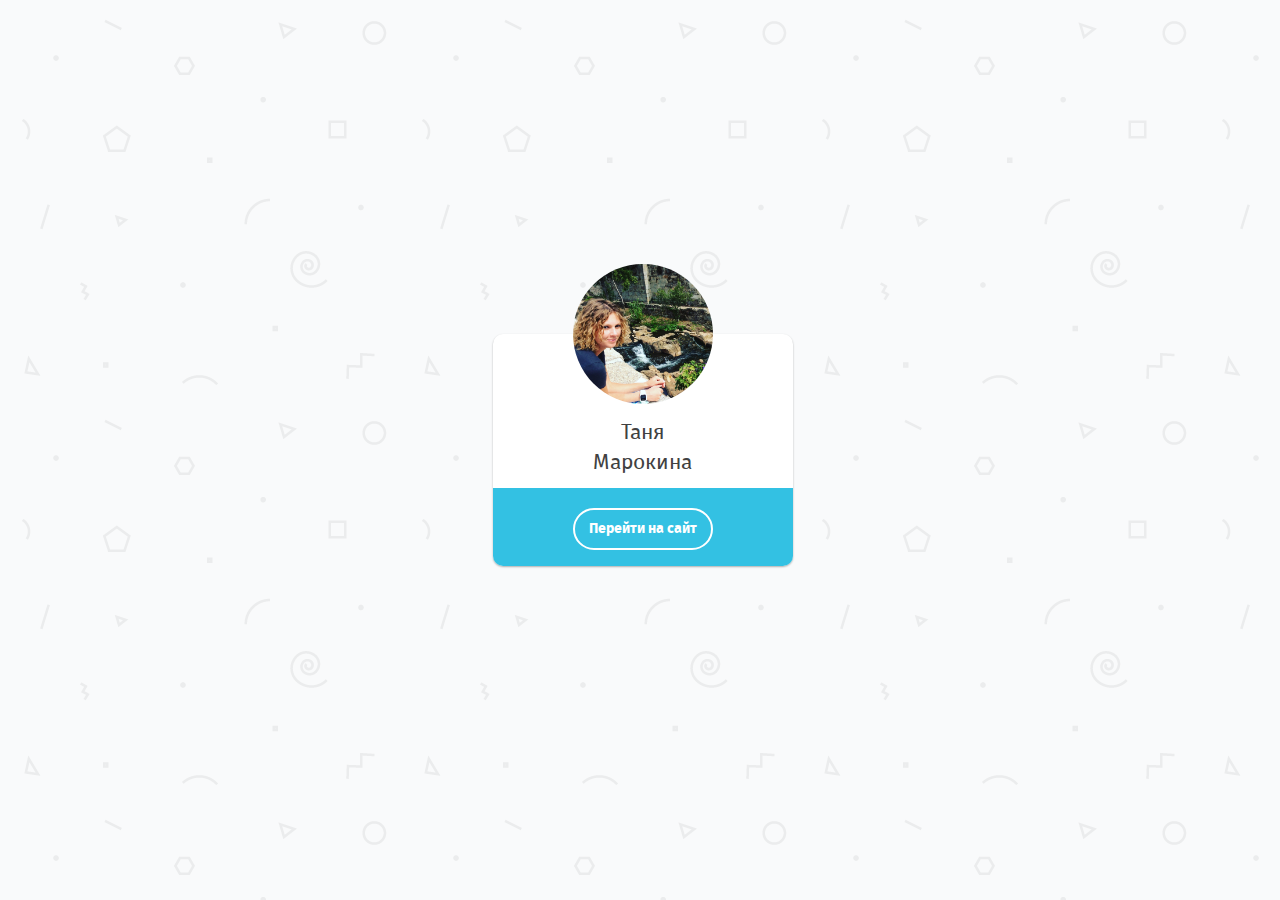
<file: index.html>
<!DOCTYPE html>
<html lang="ru">
<head>
	<meta charset="UTF-8">
	<meta http-equiv="x-ua-compatible" content="ie=edge">
	<meta name="viewport" content="width=device-width, initial-scale=1.0">
	<link rel="stylesheet" href="css/main.css">
	<title>Hello</title>
</head>
<body>
	<main class="wrapper wrapper_hello">
		<div class="hello">
			<div class="hello__pic">
				<img src="img/content/ava.jpg" class="hello__ava" alt="Аватар" width="140" height="140">
			</div>
			<div class="hello__name">Таня Марокина</div>
			<div class="hello__btn">
				<a class="btn btn_go" href="about.html">Перейти на сайт</a>
			</div>
		</div>
	</main>
</body>
</html>
</file>
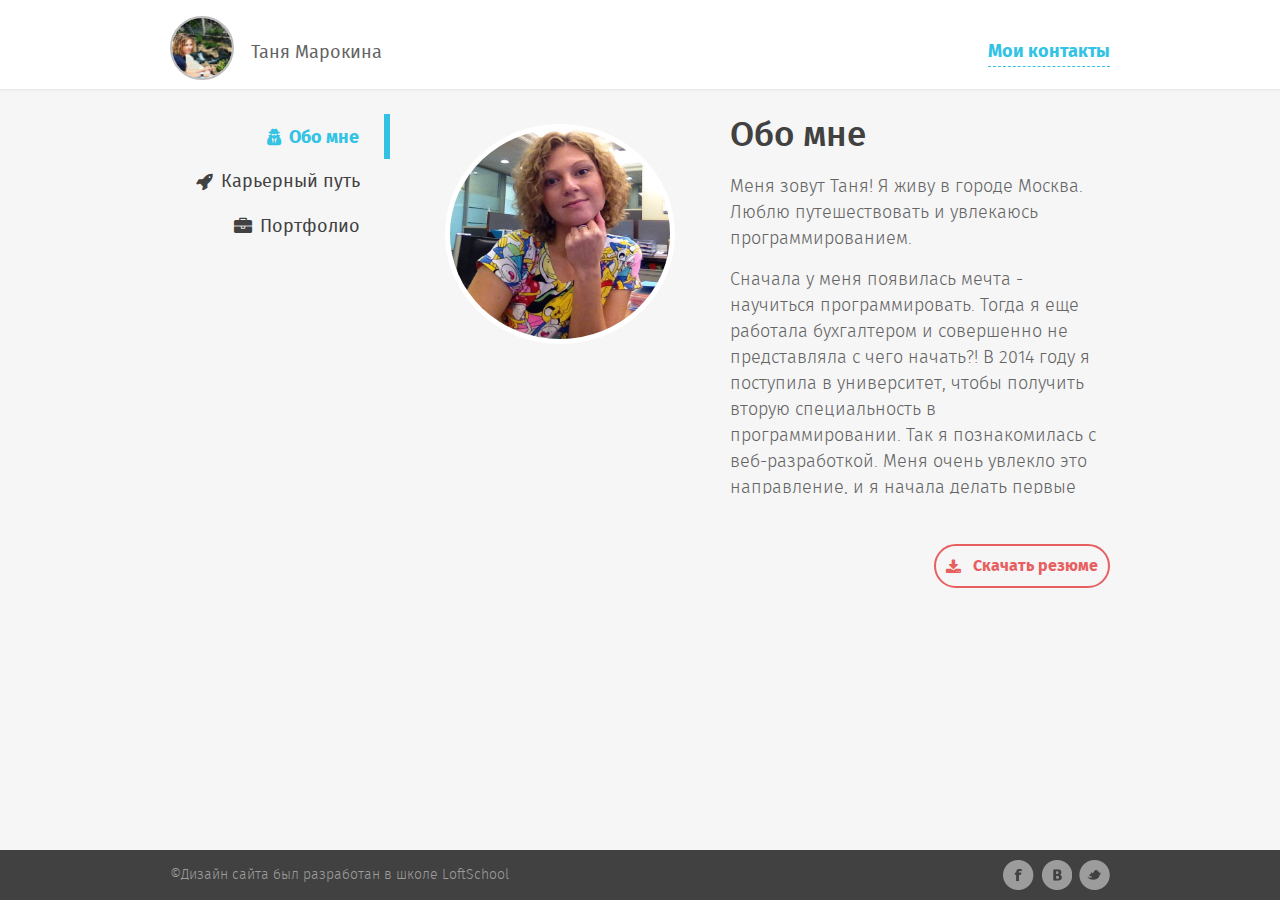
<file: about.html>
<!DOCTYPE html>
<html lang="ru">
<head>
	<meta charset="UTF-8">
	<meta http-equiv="x-ua-compatible" content="ie=edge">
	<meta name="viewport" content="width=device-width, initial-scale=1.0">
	<link rel="stylesheet" href="css/main.css">
	<title>Обо мне</title>
</head>
<body>
	<div class="wrapper">

		<!-- header -->
		<header class="header">
			<div class="container">
				<div class="header__info-left">

					<!-- user -->
					<div class="user">
						<div class="user__ava">
							<img class="user__ava_style" src="img/content/ava.jpg" alt="avatar" width="60" height="60">
						</div>
						<div class="user__name">Таня Марокина</div>
					</div>
				</div>
				<div class="header__info-right">

					<!-- contacts -->

					<div class="contacts-block">
						<a class="contacts" href="#">Мои контакты</a>
						<i class="fa fa-phone contacts-icon" aria-hidden="true"></i>
						<div class="contacts__dropdown">
							<ul class="contacts__list">
								<li class="contacts__item">
									<a class="contacts__link" href="tel:+7 777 77 77">
										<i class="fa fa-phone contacts__link-icon" aria-hidden="true"></i>
										<div class="contacts__link-text">+7 777 77 77</div>
									</a>
								</li>
								<li class="contacts__item">
									<a class="contacts__link" href="mailto:pink_panter1985@mail.ru">
										<i class="fa fa-envelope contacts__link-icon" aria-hidden="true"></i>
										<div class="contacts__link-text">pink_panter1985@mail.ru</div>
									</a>
								</li>
								<li class="contacts__item">
									<a class="contacts__link" href="skype:pink_panter_cyk">
										<i class="fa fa-skype contacts__link-icon" aria-hidden="true"></i>
										<div class="contacts__link-text">pink_panter_cyk</div>
									</a>
								</li>
							</ul>
						</div>
					</div>
				</div>
			</div>
		</header>

		<!-- content -->
		<section class="content">
			<div class="container">

				<!-- sidebar -->
				<aside class="sidebar">
					<nav class="navigation">
						<ul class="navigation__list">
							<li class="navigation__item">
								<a class="navigation__link navigation__link_active" href="#">
									<i class="fa fa-user-secret navigation__link-icon" aria-hidden="true"></i>
									<div class="navigation__link-text">Обо мне</div>
								</a>
							</li>
							<li class="navigation__item">
								<a class="navigation__link" href="career.html">
									<i class="fa fa-rocket navigation__link-icon" aria-hidden="true"></i>	
									<div class="navigation__link-text">Карьерный путь</div>
								</a>
							</li>
							<li class="navigation__item">
								<a class="navigation__link" href="portfolio.html">
									<i class="fa fa-briefcase navigation__link-icon" aria-hidden="true"></i>
									<div class="navigation__link-text">Портфолио</div>
									</a>
							</li>
						</ul>
					</nav>
				</aside>

				<!-- main -->
		<main class="main">
					<div class="about">
						<div class="about__left">
							<div class="about__pic">
								<img class="about__ava" src="img/content/profile_pic.jpg" alt="profile-pic" width="220" height="210">
							</div>
						</div>		
						<div class="about__right">
							<h1 class="title">Обо мне</h1>		
							<div class="about__text text-block">
								<p>Меня зовут Таня! Я живу в городе Москва. Люблю путешествовать и увлекаюсь программированием.</p>
								<p>Сначала у меня появилась мечта - научиться программировать. Тогда я еще работала бухгалтером и совершенно не представляла с чего начать?! В 2014 году я поступила в университет, чтобы получить вторую специальность в программировании. Так я познакомилась с веб-разработкой. Меня очень увлекло это направление, и я начала делать первые шаги.</p>
								<p>С недавних пор увлечение веб-разработкой переросло в профессию, приносящую заработок! На этом я не собираюсь останавливаться, а буду стараться добиться еще больших результатов.</p>
							</div>
							<div class="about__btn">
								<a class="btn" href="#" download>
									<i class="fa fa-download btn__icon" aria-hidden="true"></i>
									<span class="btn__text">Скачать резюме</span>
								</a>
							</div>	
						</div>
					</div>
				</main>
			</div>
		</section>		
	</div>

	<!-- footer -->
	<footer class="footer">
		<div class="container">
			<div class="footer__ifo-left">
				<div class="copyright">&copy;Дизайн сайта был разработан в школе LoftSchool</div>
			</div>
			<div class="footer__info-right">
				<ul class="socials">
					<li class="socials__item">
						<a class="socials__link sprite-fb" href="https://www.facebook.com/"></a>
					</li>
					<li class="socials__item">
						<a class="socials__link sprite-vk" href="#"></a>
					</li>
					<li class="socials__item">
						<a class="socials__link sprite-twitter" href="#"></a>
					</li>
				</ul>
			</div>
		</div>
	</footer>
</body>
</html>
</file>
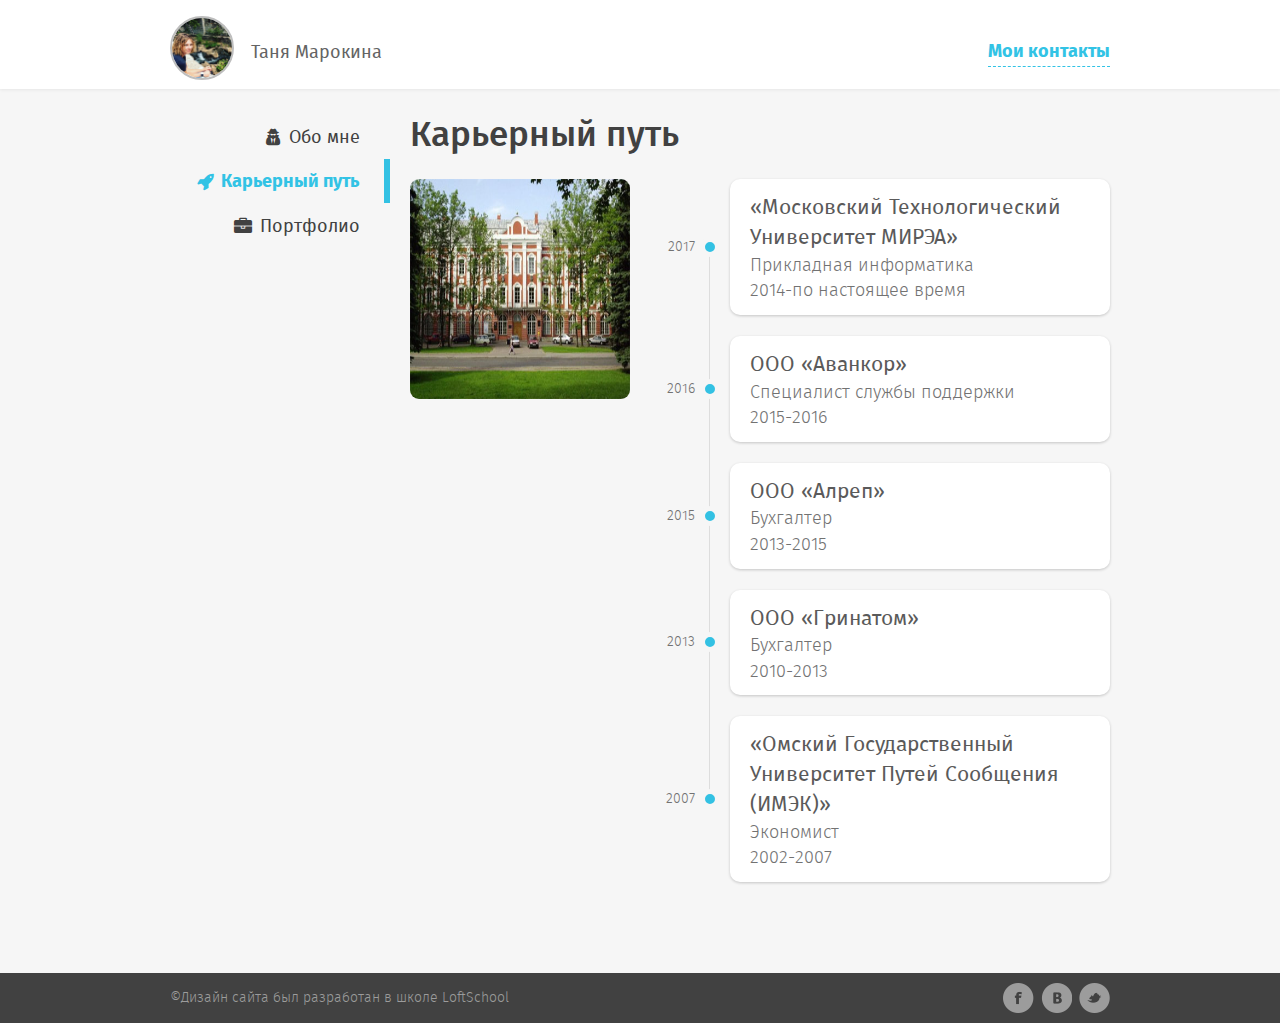
<file: career.html>
<!DOCTYPE html>
<html lang="ru">
<head>
	<meta charset="UTF-8">
	<meta http-equiv="x-ua-compatible" content="ie=edge">
	<meta name="viewport" content="width=device-width, initial-scale=1.0">
	<link rel="stylesheet" href="css/main.css">
	<title>Карьера</title>
</head>
<body>
	<div class="wrapper">

		<!-- header -->
		<header class="header">
			<div class="container">
				<div class="header__info-left">

					<!-- user -->
					<div class="user">
						<div class="user__ava">
							<img class="user__ava_style" src="img/content/ava.jpg" alt="avatar" width="60" height="60">
						</div>
						<div class="user__name">Таня Марокина</div>
					</div>
				</div>
				<div class="header__info-right">

					<!-- contacts -->
					<div class="contacts-block">
						<a class="contacts" href="#">Мои контакты</a>
						<i class="fa fa-phone contacts-icon" aria-hidden="true"></i>
						<div class="contacts__dropdown">
							<ul class="contacts__list">
								<li class="contacts__item">
									<a class="contacts__link" href="tel:+7 777 77 77">
										<i class="fa fa-phone contacts__link-icon" aria-hidden="true"></i>
										<div class="contacts__link-text">+7 777 77 77</div>
									</a>
								</li>
								<li class="contacts__item">
									<a class="contacts__link" href="mailto:pink_panter1985@mail.ru">
										<i class="fa fa-envelope contacts__link-icon" aria-hidden="true"></i>
										<div class="contacts__link-text">pink_panter1985@mail.ru</div>
									</a>
								</li>
								<li class="contacts__item">
									<a class="contacts__link" href="skype:pink_panter_cyk">
										<i class="fa fa-skype contacts__link-icon" aria-hidden="true"></i>
										<div class="contacts__link-text">pink_panter_cyk</div>
									</a>
								</li>
							</ul>
						</div>
					</div>
				</div>
			</div>
		</header>

		<!-- content -->
		<section class="content">
			<div class="container">

				<!-- sidebar -->
				<aside class="sidebar">
					<nav class="navigation">
						<ul class="navigation__list">
							<li class="navigation__item">
								<a class="navigation__link" href="about.html">
									<i class="fa fa-user-secret navigation__link-icon" aria-hidden="true"></i>
									<div class="navigation__link-text">Обо мне</div>
								</a>
							</li>
							<li class="navigation__item">
								<a class="navigation__link navigation__link_active" href="#">
									<i class="fa fa-rocket navigation__link-icon" aria-hidden="true"></i>	
									<div class="navigation__link-text">Карьерный путь</div>
								</a>
							</li>
							<li class="navigation__item">
								<a class="navigation__link" href="portfolio.html">
									<i class="fa fa-briefcase navigation__link-icon" aria-hidden="true"></i>
									<div class="navigation__link-text">Портфолио</div>
									</a>
							</li>
						</ul>
					</nav>
				</aside>

				<!-- main -->
				<main class="main">
					<h1 class="title career_title">Карьерный путь</h1>
					<div class="career">
						<div class="career__left">
							<div class="career__pic">
								<img class="career__pic-img" src="img/content/career-pic.jpg" alt="career-pic" width="220" height="220">
							</div>
						</div>
						<div class="career__right">
							<ul class="jobs">
								<li class="jobs__item">
									<div class="jobs__block">
										<div class="jobs__title">&laquo;Московский Технологический Университет МИРЭА&raquo;</div>
										<div class="jobs__occ">Прикладная информатика</div>
										<div class="jobs__time">2014-по настоящее время</div>
										<div class="jobs__year">2017</div>
									</div>
								</li>
								<li class="jobs__item">
									<div class="jobs__block">
										<div class="jobs__title">ООО &laquo;Аванкор&raquo;</div>
										<div class="jobs__occ">Cпециалист службы поддержки</div>
										<div class="jobs__time">2015-2016</div>
										<div class="jobs__year">2016</div>
									</div>
								</li>
								<li class="jobs__item">
									<div class="jobs__block">
										<div class="jobs__title">ООО &laquo;Алреп&raquo;</div>
										<div class="jobs__occ">Бухгалтер</div>
										<div class="jobs__time">2013-2015</div>
										<div class="jobs__year">2015</div>
									</div>
								</li>
								<li class="jobs__item">
									<div class="jobs__block">
										<div class="jobs__title">ООО &laquo;Гринатом&raquo;</div>
										<div class="jobs__occ">Бухгалтер</div>
										<div class="jobs__time">2010-2013</div>
										<div class="jobs__year">2013</div>
									</div>
								</li>
								<li class="jobs__item">
									<div class="jobs__block">
										<div class="jobs__title">&laquo;Омский Государственный Университет Путей Сообщения (ИМЭК)&raquo;</div>
										<div class="jobs__occ">Экономист</div>
										<div class="jobs__time">2002-2007</div>
										<div class="jobs__year">2007</div>
									</div>
								</li>
							</ul>
						</div>
					</div>
				</main>
			</div>
		</section>		
	</div>

	<!-- footer -->
	<footer class="footer">
		<div class="container">
			<div class="footer__ifo-left">
				<div class="copyright">&copy;Дизайн сайта был разработан в школе LoftSchool</div>
			</div>
			<div class="footer__info-right">
				<ul class="socials">
					<li class="socials__item">
						<a class="socials__link sprite-fb" href="https://www.facebook.com/"></a>
					</li>
					<li class="socials__item">
						<a class="socials__link sprite-vk" href="#"></a>
					</li>
					<li class="socials__item">
						<a class="socials__link sprite-twitter" href="#"></a>
					</li>
				</ul>
			</div>
		</div>
	</footer>
</body>
</html>
</file>
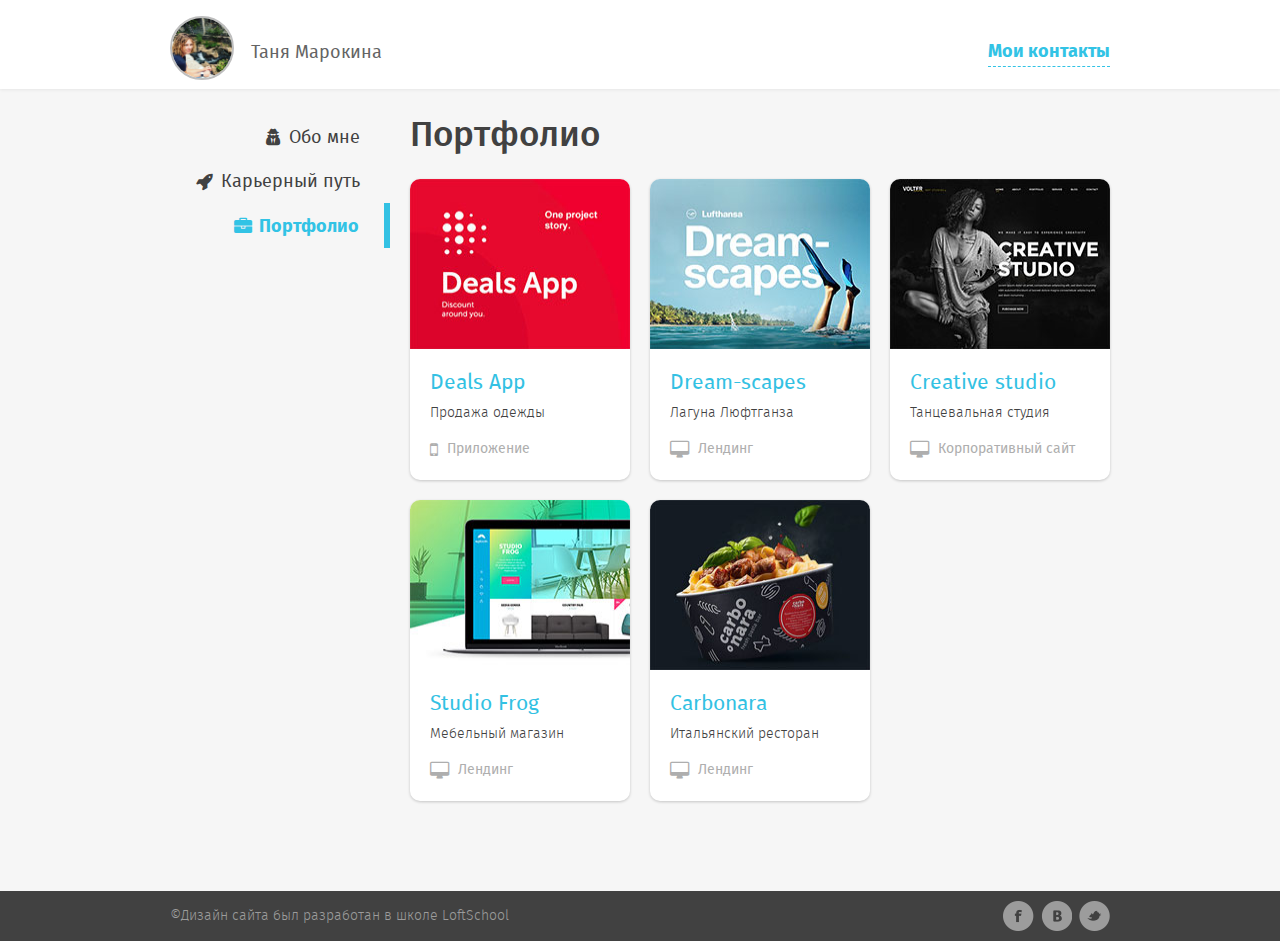
<file: portfolio.html>
<!DOCTYPE html>
<html lang="ru">
<head>
	<meta charset="UTF-8">
	<meta http-equiv="x-ua-compatible" content="ie=edge">
	<meta name="viewport" content="width=device-width, initial-scale=1.0">
	<link rel="stylesheet" href="css/main.css">
	<title>Портфолио</title>
</head>
<body>
	<div class="wrapper">

		<!-- header -->
		<header class="header">
			<div class="container">
				<div class="header__info-left">

					<!-- user -->
					<div class="user">
						<div class="user__ava">
							<img class="user__ava_style" src="img/content/ava.jpg" alt="avatar" width="60" height="60">
						</div>
						<div class="user__name">Таня Марокина</div>
					</div>
				</div>
				<div class="header__info-right">

					<!-- contacts -->
					<div class="contacts-block">
						<a class="contacts" href="#">Мои контакты</a>
						<i class="fa fa-phone contacts-icon" aria-hidden="true"></i>
						<div class="contacts__dropdown">
							<ul class="contacts__list">
								<li class="contacts__item">
									<a class="contacts__link" href="tel:+7 777 77 77">
										<i class="fa fa-phone contacts__link-icon" aria-hidden="true"></i>
										<div class="contacts__link-text">+7 777 77 77</div>
									</a>
								</li>
								<li class="contacts__item">
									<a class="contacts__link" href="mailto:pink_panter1985@mail.ru">
										<i class="fa fa-envelope contacts__link-icon" aria-hidden="true"></i>
										<div class="contacts__link-text">pink_panter1985@mail.ru</div>
									</a>
								</li>
								<li class="contacts__item">
									<a class="contacts__link" href="skype:pink_panter_cyk">
										<i class="fa fa-skype contacts__link-icon" aria-hidden="true"></i>
										<div class="contacts__link-text">pink_panter_cyk</div>
									</a>
								</li>
							</ul>
						</div>
					</div>
				</div>
			</div>
		</header>

		<!-- content -->
		<section class="content">
			<div class="container">

				<!-- sidebar -->
				<aside class="sidebar">
					<nav class="navigation">
						<ul class="navigation__list">
							<li class="navigation__item">
								<a class="navigation__link" href="about.html">
									<i class="fa fa-user-secret navigation__link-icon" aria-hidden="true"></i>
									<div class="navigation__link-text">Обо мне</div>
								</a>
							</li>
							<li class="navigation__item">
								<a class="navigation__link" href="career.html">
									<i class="fa fa-rocket navigation__link-icon" aria-hidden="true"></i>	
									<div class="navigation__link-text">Карьерный путь</div>
								</a>
							</li>
							<li class="navigation__item">
								<a class="navigation__link navigation__link_active" href="#">
									<i class="fa fa-briefcase navigation__link-icon" aria-hidden="true"></i>
									<div class="navigation__link-text">Портфолио</div>
									</a>
							</li>
						</ul>
					</nav>
				</aside>

				<!-- main -->
				<main class="main">
					<div class="portfolio">
						<h1 class="title portfolio_title">Портфолио</h1>
						<div class="portfolio__info">
							<ul class="works">
								<li class="works__item">
									<a href="#" class="works__link">
										<div class="works__pic">
											<img class="works__img" src="img/content/portfolio-pic1.jpg" alt="portfolio-pic1" width="220" height="170">
										</div>
										<div class="works__desc">
											<h2 class="works__title">Deals App</h2>
											<div class="works__about">Продажа одежды</div>
											<div class="works__type">
												<i class="fa fa-mobile works__type-icon" aria-hidden="true"></i>
												<div class="works__type-title">Приложение</div>
											</div>
										</div>
									</a>
								</li>
								<li class="works__item">
									<a href="#" class="works__link">
										<div class="works__pic">
											<img class="works__img" src="img/content/portfolio-pic2.jpg" alt="portfolio-pic2" width="220" height="170">
										</div>
										<div class="works__desc">
											<h2 class="works__title">Dream-scapes</h2>
											<div class="works__about">Лагуна Люфтганза</div>
											<div class="works__type">
												<i class="fa fa-desktop works__type-icon" aria-hidden="true"></i>
												<div class="works__type-title">Лендинг</div>
											</div>
										</div>
									</a>
								</li>
								<li class="works__item">
									<a href="#" class="works__link">
										<div class="works__pic">
											<img class="works__img" src="img/content/portfolio-pic3.jpg" alt="portfolio-pic3" width="220" height="170">
										</div>
										<div class="works__desc">
											<h2 class="works__title">Creative studio</h2>
											<div class="works__about">Танцевальная студия</div>
											<div class="works__type">
												<i class="fa fa-desktop works__type-icon" aria-hidden="true"></i>
												<div class="works__type-title">Корпоративный сайт</div>
											</div>
										</div>
									</a>
								</li>
								<li class="works__item">
									<a href="#" class="works__link">
										<div class="works__pic">
											<img class="works__img" src="img/content/portfolio-pic4.jpg" alt="portfolio-pic4" width="220" height="170">
										</div>
										<div class="works__desc">
											<h2 class="works__title">Studio Frog</h2>
											<div class="works__about">Мебельный магазин</div>
											<div class="works__type">
												<i class="fa fa-desktop works__type-icon" aria-hidden="true"></i>
												<div class="works__type-title">Лендинг</div>
											</div>
										</div>
									</a>
								</li>
								<li class="works__item">
									<a href="#" class="works__link">
										<div class="works__pic">
											<img class="works__img" src="img/content/portfolio-pic5.jpg" alt="portfolio-pic5" width="220" height="170">
										</div>
										<div class="works__desc">
											<h2 class="works__title">Carbonara</h2>
											<div class="works__about">Итальянский ресторан</div>
											<div class="works__type">
												<i class="fa fa-desktop works__type-icon" aria-hidden="true"></i>
												<div class="works__type-title">Лендинг</div>
											</div>
										</div>
									</a>
								</li>
							</ul>
						</div>
					</div>
				</main>
			</div>
		</section>		
	</div>

	<!-- footer -->
	<footer class="footer">
		<div class="container">
			<div class="footer__ifo-left">
				<div class="copyright">&copy;Дизайн сайта был разработан в школе LoftSchool</div>
			</div>
			<div class="footer__info-right">
				<ul class="socials">
					<li class="socials__item">
						<a class="socials__link sprite-fb" href="https://www.facebook.com/"></a>
					</li>
					<li class="socials__item">
						<a class="socials__link sprite-vk" href="#"></a>
					</li>
					<li class="socials__item">
						<a class="socials__link sprite-twitter" href="#"></a>
					</li>
				</ul>
			</div>
		</div>
	</footer>
</body>
</html>
</file>
<file: css/main.css>
@charset "UTF-8";
.container:after, .about:after, .career:after {
  content: "";
  display: table;
  clear: both; }

/*! normalize.css v6.0.0 | MIT License | github.com/necolas/normalize.css */
/* Document
   ========================================================================== */
/**
 * 1. Correct the line height in all browsers.
 * 2. Prevent adjustments of font size after orientation changes in
 *    IE on Windows Phone and in iOS.
 */
html {
  line-height: 1.15;
  /* 1 */
  -ms-text-size-adjust: 100%;
  /* 2 */
  -webkit-text-size-adjust: 100%;
  /* 2 */ }

/* Sections
   ========================================================================== */
/**
 * Add the correct display in IE 9-.
 */
article,
aside,
footer,
header,
nav,
section {
  display: block; }

/**
 * Correct the font size and margin on `h1` elements within `section` and
 * `article` contexts in Chrome, Firefox, and Safari.
 */
h1 {
  font-size: 2em;
  margin: 0.67em 0; }

/* Grouping content
   ========================================================================== */
/**
 * Add the correct display in IE 9-.
 * 1. Add the correct display in IE.
 */
figcaption,
figure,
main {
  /* 1 */
  display: block; }

/**
 * Add the correct margin in IE 8.
 */
figure {
  margin: 1em 40px; }

/**
 * 1. Add the correct box sizing in Firefox.
 * 2. Show the overflow in Edge and IE.
 */
hr {
  box-sizing: content-box;
  /* 1 */
  height: 0;
  /* 1 */
  overflow: visible;
  /* 2 */ }

/**
 * 1. Correct the inheritance and scaling of font size in all browsers.
 * 2. Correct the odd `em` font sizing in all browsers.
 */
pre {
  font-family: monospace, monospace;
  /* 1 */
  font-size: 1em;
  /* 2 */ }

/* Text-level semantics
   ========================================================================== */
/**
 * 1. Remove the gray background on active links in IE 10.
 * 2. Remove gaps in links underline in iOS 8+ and Safari 8+.
 */
a {
  background-color: transparent;
  /* 1 */
  -webkit-text-decoration-skip: objects;
  /* 2 */ }

/**
 * 1. Remove the bottom border in Chrome 57- and Firefox 39-.
 * 2. Add the correct text decoration in Chrome, Edge, IE, Opera, and Safari.
 */
abbr[title] {
  border-bottom: none;
  /* 1 */
  text-decoration: underline;
  /* 2 */
  text-decoration: underline dotted;
  /* 2 */ }

/**
 * Prevent the duplicate application of `bolder` by the next rule in Safari 6.
 */
b,
strong {
  font-weight: inherit; }

/**
 * Add the correct font weight in Chrome, Edge, and Safari.
 */
b,
strong {
  font-weight: bolder; }

/**
 * 1. Correct the inheritance and scaling of font size in all browsers.
 * 2. Correct the odd `em` font sizing in all browsers.
 */
code,
kbd,
samp {
  font-family: monospace, monospace;
  /* 1 */
  font-size: 1em;
  /* 2 */ }

/**
 * Add the correct font style in Android 4.3-.
 */
dfn {
  font-style: italic; }

/**
 * Add the correct background and color in IE 9-.
 */
mark {
  background-color: #ff0;
  color: #000; }

/**
 * Add the correct font size in all browsers.
 */
small {
  font-size: 80%; }

/**
 * Prevent `sub` and `sup` elements from affecting the line height in
 * all browsers.
 */
sub,
sup {
  font-size: 75%;
  line-height: 0;
  position: relative;
  vertical-align: baseline; }

sub {
  bottom: -0.25em; }

sup {
  top: -0.5em; }

/* Embedded content
   ========================================================================== */
/**
 * Add the correct display in IE 9-.
 */
audio,
video {
  display: inline-block; }

/**
 * Add the correct display in iOS 4-7.
 */
audio:not([controls]) {
  display: none;
  height: 0; }

/**
 * Remove the border on images inside links in IE 10-.
 */
img {
  border-style: none; }

/**
 * Hide the overflow in IE.
 */
svg:not(:root) {
  overflow: hidden; }

/* Forms
   ========================================================================== */
/**
 * Remove the margin in Firefox and Safari.
 */
button,
input,
optgroup,
select,
textarea {
  margin: 0; }

/**
 * Show the overflow in IE.
 * 1. Show the overflow in Edge.
 */
button,
input {
  /* 1 */
  overflow: visible; }

/**
 * Remove the inheritance of text transform in Edge, Firefox, and IE.
 * 1. Remove the inheritance of text transform in Firefox.
 */
button,
select {
  /* 1 */
  text-transform: none; }

/**
 * 1. Prevent a WebKit bug where (2) destroys native `audio` and `video`
 *    controls in Android 4.
 * 2. Correct the inability to style clickable types in iOS and Safari.
 */
button,
html [type="button"],
[type="reset"],
[type="submit"] {
  -webkit-appearance: button;
  /* 2 */ }

/**
 * Remove the inner border and padding in Firefox.
 */
button::-moz-focus-inner,
[type="button"]::-moz-focus-inner,
[type="reset"]::-moz-focus-inner,
[type="submit"]::-moz-focus-inner {
  border-style: none;
  padding: 0; }

/**
 * Restore the focus styles unset by the previous rule.
 */
button:-moz-focusring,
[type="button"]:-moz-focusring,
[type="reset"]:-moz-focusring,
[type="submit"]:-moz-focusring {
  outline: 1px dotted ButtonText; }

/**
 * 1. Correct the text wrapping in Edge and IE.
 * 2. Correct the color inheritance from `fieldset` elements in IE.
 * 3. Remove the padding so developers are not caught out when they zero out
 *    `fieldset` elements in all browsers.
 */
legend {
  box-sizing: border-box;
  /* 1 */
  color: inherit;
  /* 2 */
  display: table;
  /* 1 */
  max-width: 100%;
  /* 1 */
  padding: 0;
  /* 3 */
  white-space: normal;
  /* 1 */ }

/**
 * 1. Add the correct display in IE 9-.
 * 2. Add the correct vertical alignment in Chrome, Firefox, and Opera.
 */
progress {
  display: inline-block;
  /* 1 */
  vertical-align: baseline;
  /* 2 */ }

/**
 * Remove the default vertical scrollbar in IE.
 */
textarea {
  overflow: auto; }

/**
 * 1. Add the correct box sizing in IE 10-.
 * 2. Remove the padding in IE 10-.
 */
[type="checkbox"],
[type="radio"] {
  box-sizing: border-box;
  /* 1 */
  padding: 0;
  /* 2 */ }

/**
 * Correct the cursor style of increment and decrement buttons in Chrome.
 */
[type="number"]::-webkit-inner-spin-button,
[type="number"]::-webkit-outer-spin-button {
  height: auto; }

/**
 * 1. Correct the odd appearance in Chrome and Safari.
 * 2. Correct the outline style in Safari.
 */
[type="search"] {
  -webkit-appearance: textfield;
  /* 1 */
  outline-offset: -2px;
  /* 2 */ }

/**
 * Remove the inner padding and cancel buttons in Chrome and Safari on macOS.
 */
[type="search"]::-webkit-search-cancel-button,
[type="search"]::-webkit-search-decoration {
  -webkit-appearance: none; }

/**
 * 1. Correct the inability to style clickable types in iOS and Safari.
 * 2. Change font properties to `inherit` in Safari.
 */
::-webkit-file-upload-button {
  -webkit-appearance: button;
  /* 1 */
  font: inherit;
  /* 2 */ }

/* Interactive
   ========================================================================== */
/*
 * Add the correct display in IE 9-.
 * 1. Add the correct display in Edge, IE, and Firefox.
 */
details,
menu {
  display: block; }

/*
 * Add the correct display in all browsers.
 */
summary {
  display: list-item; }

/* Scripting
   ========================================================================== */
/**
 * Add the correct display in IE 9-.
 */
canvas {
  display: inline-block; }

/**
 * Add the correct display in IE.
 */
template {
  display: none; }

/* Hidden
   ========================================================================== */
/**
 * Add the correct display in IE 10-.
 */
[hidden] {
  display: none; }

html,
body {
  width: 100%;
  height: 100%; }

body {
  font-family: 'fira', Arial, sans-serif;
  font-size: 18px;
  line-height: 1.42;
  color: #646464;
  -webkit-font-smoothing: antialiased;
  padding: 0;
  margin: 0;
  background-color: #f6f6f6; }

.wrapper {
  min-height: 100%;
  overflow: hidden; }

/*Прибить футер*/
.wrapper::after {
  content: "";
  display: block;
  height: 50px; }

.footer {
  min-height: 50px;
  margin-top: -50px;
  background-color: #414141; }

.container {
  width: 940px;
  margin: 0 auto; }

img {
  max-width: 100%;
  max-height: 100%; }

ul {
  padding: 0;
  margin: 0; }

ul li {
  list-style: none; }

p {
  margin: 0; }

h1,
h2,
h3,
h4,
h5,
h6 {
  margin: 0;
  font-weight: normal; }

@font-face {
  font-family: 'fira';
  src: url("../fonts/firasans-light-webfont.woff2") format("woff2"), url("../fonts/firasans-light-webfont.woff") format("woff");
  font-weight: 300;
  font-style: normal; }

@font-face {
  font-family: 'fira';
  src: url("../fonts/firasans-regular-webfont.woff2") format("woff2"), url("../fonts/firasans-regular-webfont.woff") format("woff");
  font-weight: 400;
  font-style: normal; }

@font-face {
  font-family: 'fira';
  src: url("../fonts/firasans-medium-webfont.woff2") format("woff2"), url("../fonts/firasans-medium-webfont.woff") format("woff");
  font-weight: 500;
  font-style: normal; }

@font-face {
  font-family: 'fira';
  src: url("../fonts/firasans-bold-webfont.woff2") format("woff2"), url("../fonts/firasans-bold-webfont.woff") format("woff");
  font-weight: 600;
  font-style: normal; }

/*!
 *  Font Awesome 4.7.0 by @davegandy - http://fontawesome.io - @fontawesome
 *  License - http://fontawesome.io/license (Font: SIL OFL 1.1, CSS: MIT License)
 */
/* FONT PATH
 * -------------------------- */
@font-face {
  font-family: 'FontAwesome';
  src: url("../fonts/fontawesome-webfont.woff2?v=4.7.0") format("woff2"), url("../fonts/fontawesome-webfont.woff?v=4.7.0") format("woff"), url("../fonts/fontawesome-webfont.svg?v=4.7.0#fontawesomeregular") format("svg");
  font-weight: normal;
  font-style: normal; }

.fa {
  display: inline-block;
  font: normal normal normal 14px/1 FontAwesome;
  font-size: inherit;
  text-rendering: auto;
  -webkit-font-smoothing: antialiased;
  -moz-osx-font-smoothing: grayscale; }

/* makes the font 33% larger relative to the icon container */
.fa-lg {
  font-size: 1.33333333em;
  line-height: 0.75em;
  vertical-align: -15%; }

.fa-2x {
  font-size: 2em; }

.fa-3x {
  font-size: 3em; }

.fa-4x {
  font-size: 4em; }

.fa-5x {
  font-size: 5em; }

.fa-fw {
  width: 1.28571429em;
  text-align: center; }

.fa-ul {
  padding-left: 0;
  margin-left: 2.14285714em;
  list-style-type: none; }

.fa-ul > li {
  position: relative; }

.fa-li {
  position: absolute;
  left: -2.14285714em;
  width: 2.14285714em;
  top: 0.14285714em;
  text-align: center; }

.fa-li.fa-lg {
  left: -1.85714286em; }

.fa-border {
  padding: .2em .25em .15em;
  border: solid 0.08em #eeeeee;
  border-radius: .1em; }

.fa-pull-left {
  float: left; }

.fa-pull-right {
  float: right; }

.fa.fa-pull-left {
  margin-right: .3em; }

.fa.fa-pull-right {
  margin-left: .3em; }

/* Deprecated as of 4.4.0 */
.pull-right {
  float: right; }

.pull-left {
  float: left; }

.fa.pull-left {
  margin-right: .3em; }

.fa.pull-right {
  margin-left: .3em; }

.fa-spin {
  -webkit-animation: fa-spin 2s infinite linear;
  animation: fa-spin 2s infinite linear; }

.fa-pulse {
  -webkit-animation: fa-spin 1s infinite steps(8);
  animation: fa-spin 1s infinite steps(8); }

@-webkit-keyframes fa-spin {
  0% {
    -webkit-transform: rotate(0deg);
    transform: rotate(0deg); }
  100% {
    -webkit-transform: rotate(359deg);
    transform: rotate(359deg); } }

@keyframes fa-spin {
  0% {
    -webkit-transform: rotate(0deg);
    transform: rotate(0deg); }
  100% {
    -webkit-transform: rotate(359deg);
    transform: rotate(359deg); } }

.fa-rotate-90 {
  -ms-filter: "progid:DXImageTransform.Microsoft.BasicImage(rotation=1)";
  -webkit-transform: rotate(90deg);
  -ms-transform: rotate(90deg);
  transform: rotate(90deg); }

.fa-rotate-180 {
  -ms-filter: "progid:DXImageTransform.Microsoft.BasicImage(rotation=2)";
  -webkit-transform: rotate(180deg);
  -ms-transform: rotate(180deg);
  transform: rotate(180deg); }

.fa-rotate-270 {
  -ms-filter: "progid:DXImageTransform.Microsoft.BasicImage(rotation=3)";
  -webkit-transform: rotate(270deg);
  -ms-transform: rotate(270deg);
  transform: rotate(270deg); }

.fa-flip-horizontal {
  -ms-filter: "progid:DXImageTransform.Microsoft.BasicImage(rotation=0, mirror=1)";
  -webkit-transform: scale(-1, 1);
  -ms-transform: scale(-1, 1);
  transform: scale(-1, 1); }

.fa-flip-vertical {
  -ms-filter: "progid:DXImageTransform.Microsoft.BasicImage(rotation=2, mirror=1)";
  -webkit-transform: scale(1, -1);
  -ms-transform: scale(1, -1);
  transform: scale(1, -1); }

:root .fa-rotate-90,
:root .fa-rotate-180,
:root .fa-rotate-270,
:root .fa-flip-horizontal,
:root .fa-flip-vertical {
  -webkit-filter: none;
  filter: none; }

.fa-stack {
  position: relative;
  display: inline-block;
  width: 2em;
  height: 2em;
  line-height: 2em;
  vertical-align: middle; }

.fa-stack-1x,
.fa-stack-2x {
  position: absolute;
  left: 0;
  width: 100%;
  text-align: center; }

.fa-stack-1x {
  line-height: inherit; }

.fa-stack-2x {
  font-size: 2em; }

.fa-inverse {
  color: #ffffff; }

/* Font Awesome uses the Unicode Private Use Area (PUA) to ensure screen
   readers do not read off random characters that represent icons */
.fa-glass:before {
  content: "\f000"; }

.fa-music:before {
  content: "\f001"; }

.fa-search:before {
  content: "\f002"; }

.fa-envelope-o:before {
  content: "\f003"; }

.fa-heart:before {
  content: "\f004"; }

.fa-star:before {
  content: "\f005"; }

.fa-star-o:before {
  content: "\f006"; }

.fa-user:before {
  content: "\f007"; }

.fa-film:before {
  content: "\f008"; }

.fa-th-large:before {
  content: "\f009"; }

.fa-th:before {
  content: "\f00a"; }

.fa-th-list:before {
  content: "\f00b"; }

.fa-check:before {
  content: "\f00c"; }

.fa-remove:before,
.fa-close:before,
.fa-times:before {
  content: "\f00d"; }

.fa-search-plus:before {
  content: "\f00e"; }

.fa-search-minus:before {
  content: "\f010"; }

.fa-power-off:before {
  content: "\f011"; }

.fa-signal:before {
  content: "\f012"; }

.fa-gear:before,
.fa-cog:before {
  content: "\f013"; }

.fa-trash-o:before {
  content: "\f014"; }

.fa-home:before {
  content: "\f015"; }

.fa-file-o:before {
  content: "\f016"; }

.fa-clock-o:before {
  content: "\f017"; }

.fa-road:before {
  content: "\f018"; }

.fa-download:before {
  content: "\f019"; }

.fa-arrow-circle-o-down:before {
  content: "\f01a"; }

.fa-arrow-circle-o-up:before {
  content: "\f01b"; }

.fa-inbox:before {
  content: "\f01c"; }

.fa-play-circle-o:before {
  content: "\f01d"; }

.fa-rotate-right:before,
.fa-repeat:before {
  content: "\f01e"; }

.fa-refresh:before {
  content: "\f021"; }

.fa-list-alt:before {
  content: "\f022"; }

.fa-lock:before {
  content: "\f023"; }

.fa-flag:before {
  content: "\f024"; }

.fa-headphones:before {
  content: "\f025"; }

.fa-volume-off:before {
  content: "\f026"; }

.fa-volume-down:before {
  content: "\f027"; }

.fa-volume-up:before {
  content: "\f028"; }

.fa-qrcode:before {
  content: "\f029"; }

.fa-barcode:before {
  content: "\f02a"; }

.fa-tag:before {
  content: "\f02b"; }

.fa-tags:before {
  content: "\f02c"; }

.fa-book:before {
  content: "\f02d"; }

.fa-bookmark:before {
  content: "\f02e"; }

.fa-print:before {
  content: "\f02f"; }

.fa-camera:before {
  content: "\f030"; }

.fa-font:before {
  content: "\f031"; }

.fa-bold:before {
  content: "\f032"; }

.fa-italic:before {
  content: "\f033"; }

.fa-text-height:before {
  content: "\f034"; }

.fa-text-width:before {
  content: "\f035"; }

.fa-align-left:before {
  content: "\f036"; }

.fa-align-center:before {
  content: "\f037"; }

.fa-align-right:before {
  content: "\f038"; }

.fa-align-justify:before {
  content: "\f039"; }

.fa-list:before {
  content: "\f03a"; }

.fa-dedent:before,
.fa-outdent:before {
  content: "\f03b"; }

.fa-indent:before {
  content: "\f03c"; }

.fa-video-camera:before {
  content: "\f03d"; }

.fa-photo:before,
.fa-image:before,
.fa-picture-o:before {
  content: "\f03e"; }

.fa-pencil:before {
  content: "\f040"; }

.fa-map-marker:before {
  content: "\f041"; }

.fa-adjust:before {
  content: "\f042"; }

.fa-tint:before {
  content: "\f043"; }

.fa-edit:before,
.fa-pencil-square-o:before {
  content: "\f044"; }

.fa-share-square-o:before {
  content: "\f045"; }

.fa-check-square-o:before {
  content: "\f046"; }

.fa-arrows:before {
  content: "\f047"; }

.fa-step-backward:before {
  content: "\f048"; }

.fa-fast-backward:before {
  content: "\f049"; }

.fa-backward:before {
  content: "\f04a"; }

.fa-play:before {
  content: "\f04b"; }

.fa-pause:before {
  content: "\f04c"; }

.fa-stop:before {
  content: "\f04d"; }

.fa-forward:before {
  content: "\f04e"; }

.fa-fast-forward:before {
  content: "\f050"; }

.fa-step-forward:before {
  content: "\f051"; }

.fa-eject:before {
  content: "\f052"; }

.fa-chevron-left:before {
  content: "\f053"; }

.fa-chevron-right:before {
  content: "\f054"; }

.fa-plus-circle:before {
  content: "\f055"; }

.fa-minus-circle:before {
  content: "\f056"; }

.fa-times-circle:before {
  content: "\f057"; }

.fa-check-circle:before {
  content: "\f058"; }

.fa-question-circle:before {
  content: "\f059"; }

.fa-info-circle:before {
  content: "\f05a"; }

.fa-crosshairs:before {
  content: "\f05b"; }

.fa-times-circle-o:before {
  content: "\f05c"; }

.fa-check-circle-o:before {
  content: "\f05d"; }

.fa-ban:before {
  content: "\f05e"; }

.fa-arrow-left:before {
  content: "\f060"; }

.fa-arrow-right:before {
  content: "\f061"; }

.fa-arrow-up:before {
  content: "\f062"; }

.fa-arrow-down:before {
  content: "\f063"; }

.fa-mail-forward:before,
.fa-share:before {
  content: "\f064"; }

.fa-expand:before {
  content: "\f065"; }

.fa-compress:before {
  content: "\f066"; }

.fa-plus:before {
  content: "\f067"; }

.fa-minus:before {
  content: "\f068"; }

.fa-asterisk:before {
  content: "\f069"; }

.fa-exclamation-circle:before {
  content: "\f06a"; }

.fa-gift:before {
  content: "\f06b"; }

.fa-leaf:before {
  content: "\f06c"; }

.fa-fire:before {
  content: "\f06d"; }

.fa-eye:before {
  content: "\f06e"; }

.fa-eye-slash:before {
  content: "\f070"; }

.fa-warning:before,
.fa-exclamation-triangle:before {
  content: "\f071"; }

.fa-plane:before {
  content: "\f072"; }

.fa-calendar:before {
  content: "\f073"; }

.fa-random:before {
  content: "\f074"; }

.fa-comment:before {
  content: "\f075"; }

.fa-magnet:before {
  content: "\f076"; }

.fa-chevron-up:before {
  content: "\f077"; }

.fa-chevron-down:before {
  content: "\f078"; }

.fa-retweet:before {
  content: "\f079"; }

.fa-shopping-cart:before {
  content: "\f07a"; }

.fa-folder:before {
  content: "\f07b"; }

.fa-folder-open:before {
  content: "\f07c"; }

.fa-arrows-v:before {
  content: "\f07d"; }

.fa-arrows-h:before {
  content: "\f07e"; }

.fa-bar-chart-o:before,
.fa-bar-chart:before {
  content: "\f080"; }

.fa-twitter-square:before {
  content: "\f081"; }

.fa-facebook-square:before {
  content: "\f082"; }

.fa-camera-retro:before {
  content: "\f083"; }

.fa-key:before {
  content: "\f084"; }

.fa-gears:before,
.fa-cogs:before {
  content: "\f085"; }

.fa-comments:before {
  content: "\f086"; }

.fa-thumbs-o-up:before {
  content: "\f087"; }

.fa-thumbs-o-down:before {
  content: "\f088"; }

.fa-star-half:before {
  content: "\f089"; }

.fa-heart-o:before {
  content: "\f08a"; }

.fa-sign-out:before {
  content: "\f08b"; }

.fa-linkedin-square:before {
  content: "\f08c"; }

.fa-thumb-tack:before {
  content: "\f08d"; }

.fa-external-link:before {
  content: "\f08e"; }

.fa-sign-in:before {
  content: "\f090"; }

.fa-trophy:before {
  content: "\f091"; }

.fa-github-square:before {
  content: "\f092"; }

.fa-upload:before {
  content: "\f093"; }

.fa-lemon-o:before {
  content: "\f094"; }

.fa-phone:before {
  content: "\f095"; }

.fa-square-o:before {
  content: "\f096"; }

.fa-bookmark-o:before {
  content: "\f097"; }

.fa-phone-square:before {
  content: "\f098"; }

.fa-twitter:before {
  content: "\f099"; }

.fa-facebook-f:before,
.fa-facebook:before {
  content: "\f09a"; }

.fa-github:before {
  content: "\f09b"; }

.fa-unlock:before {
  content: "\f09c"; }

.fa-credit-card:before {
  content: "\f09d"; }

.fa-feed:before,
.fa-rss:before {
  content: "\f09e"; }

.fa-hdd-o:before {
  content: "\f0a0"; }

.fa-bullhorn:before {
  content: "\f0a1"; }

.fa-bell:before {
  content: "\f0f3"; }

.fa-certificate:before {
  content: "\f0a3"; }

.fa-hand-o-right:before {
  content: "\f0a4"; }

.fa-hand-o-left:before {
  content: "\f0a5"; }

.fa-hand-o-up:before {
  content: "\f0a6"; }

.fa-hand-o-down:before {
  content: "\f0a7"; }

.fa-arrow-circle-left:before {
  content: "\f0a8"; }

.fa-arrow-circle-right:before {
  content: "\f0a9"; }

.fa-arrow-circle-up:before {
  content: "\f0aa"; }

.fa-arrow-circle-down:before {
  content: "\f0ab"; }

.fa-globe:before {
  content: "\f0ac"; }

.fa-wrench:before {
  content: "\f0ad"; }

.fa-tasks:before {
  content: "\f0ae"; }

.fa-filter:before {
  content: "\f0b0"; }

.fa-briefcase:before {
  content: "\f0b1"; }

.fa-arrows-alt:before {
  content: "\f0b2"; }

.fa-group:before,
.fa-users:before {
  content: "\f0c0"; }

.fa-chain:before,
.fa-link:before {
  content: "\f0c1"; }

.fa-cloud:before {
  content: "\f0c2"; }

.fa-flask:before {
  content: "\f0c3"; }

.fa-cut:before,
.fa-scissors:before {
  content: "\f0c4"; }

.fa-copy:before,
.fa-files-o:before {
  content: "\f0c5"; }

.fa-paperclip:before {
  content: "\f0c6"; }

.fa-save:before,
.fa-floppy-o:before {
  content: "\f0c7"; }

.fa-square:before {
  content: "\f0c8"; }

.fa-navicon:before,
.fa-reorder:before,
.fa-bars:before {
  content: "\f0c9"; }

.fa-list-ul:before {
  content: "\f0ca"; }

.fa-list-ol:before {
  content: "\f0cb"; }

.fa-strikethrough:before {
  content: "\f0cc"; }

.fa-underline:before {
  content: "\f0cd"; }

.fa-table:before {
  content: "\f0ce"; }

.fa-magic:before {
  content: "\f0d0"; }

.fa-truck:before {
  content: "\f0d1"; }

.fa-pinterest:before {
  content: "\f0d2"; }

.fa-pinterest-square:before {
  content: "\f0d3"; }

.fa-google-plus-square:before {
  content: "\f0d4"; }

.fa-google-plus:before {
  content: "\f0d5"; }

.fa-money:before {
  content: "\f0d6"; }

.fa-caret-down:before {
  content: "\f0d7"; }

.fa-caret-up:before {
  content: "\f0d8"; }

.fa-caret-left:before {
  content: "\f0d9"; }

.fa-caret-right:before {
  content: "\f0da"; }

.fa-columns:before {
  content: "\f0db"; }

.fa-unsorted:before,
.fa-sort:before {
  content: "\f0dc"; }

.fa-sort-down:before,
.fa-sort-desc:before {
  content: "\f0dd"; }

.fa-sort-up:before,
.fa-sort-asc:before {
  content: "\f0de"; }

.fa-envelope:before {
  content: "\f0e0"; }

.fa-linkedin:before {
  content: "\f0e1"; }

.fa-rotate-left:before,
.fa-undo:before {
  content: "\f0e2"; }

.fa-legal:before,
.fa-gavel:before {
  content: "\f0e3"; }

.fa-dashboard:before,
.fa-tachometer:before {
  content: "\f0e4"; }

.fa-comment-o:before {
  content: "\f0e5"; }

.fa-comments-o:before {
  content: "\f0e6"; }

.fa-flash:before,
.fa-bolt:before {
  content: "\f0e7"; }

.fa-sitemap:before {
  content: "\f0e8"; }

.fa-umbrella:before {
  content: "\f0e9"; }

.fa-paste:before,
.fa-clipboard:before {
  content: "\f0ea"; }

.fa-lightbulb-o:before {
  content: "\f0eb"; }

.fa-exchange:before {
  content: "\f0ec"; }

.fa-cloud-download:before {
  content: "\f0ed"; }

.fa-cloud-upload:before {
  content: "\f0ee"; }

.fa-user-md:before {
  content: "\f0f0"; }

.fa-stethoscope:before {
  content: "\f0f1"; }

.fa-suitcase:before {
  content: "\f0f2"; }

.fa-bell-o:before {
  content: "\f0a2"; }

.fa-coffee:before {
  content: "\f0f4"; }

.fa-cutlery:before {
  content: "\f0f5"; }

.fa-file-text-o:before {
  content: "\f0f6"; }

.fa-building-o:before {
  content: "\f0f7"; }

.fa-hospital-o:before {
  content: "\f0f8"; }

.fa-ambulance:before {
  content: "\f0f9"; }

.fa-medkit:before {
  content: "\f0fa"; }

.fa-fighter-jet:before {
  content: "\f0fb"; }

.fa-beer:before {
  content: "\f0fc"; }

.fa-h-square:before {
  content: "\f0fd"; }

.fa-plus-square:before {
  content: "\f0fe"; }

.fa-angle-double-left:before {
  content: "\f100"; }

.fa-angle-double-right:before {
  content: "\f101"; }

.fa-angle-double-up:before {
  content: "\f102"; }

.fa-angle-double-down:before {
  content: "\f103"; }

.fa-angle-left:before {
  content: "\f104"; }

.fa-angle-right:before {
  content: "\f105"; }

.fa-angle-up:before {
  content: "\f106"; }

.fa-angle-down:before {
  content: "\f107"; }

.fa-desktop:before {
  content: "\f108"; }

.fa-laptop:before {
  content: "\f109"; }

.fa-tablet:before {
  content: "\f10a"; }

.fa-mobile-phone:before,
.fa-mobile:before {
  content: "\f10b"; }

.fa-circle-o:before {
  content: "\f10c"; }

.fa-quote-left:before {
  content: "\f10d"; }

.fa-quote-right:before {
  content: "\f10e"; }

.fa-spinner:before {
  content: "\f110"; }

.fa-circle:before {
  content: "\f111"; }

.fa-mail-reply:before,
.fa-reply:before {
  content: "\f112"; }

.fa-github-alt:before {
  content: "\f113"; }

.fa-folder-o:before {
  content: "\f114"; }

.fa-folder-open-o:before {
  content: "\f115"; }

.fa-smile-o:before {
  content: "\f118"; }

.fa-frown-o:before {
  content: "\f119"; }

.fa-meh-o:before {
  content: "\f11a"; }

.fa-gamepad:before {
  content: "\f11b"; }

.fa-keyboard-o:before {
  content: "\f11c"; }

.fa-flag-o:before {
  content: "\f11d"; }

.fa-flag-checkered:before {
  content: "\f11e"; }

.fa-terminal:before {
  content: "\f120"; }

.fa-code:before {
  content: "\f121"; }

.fa-mail-reply-all:before,
.fa-reply-all:before {
  content: "\f122"; }

.fa-star-half-empty:before,
.fa-star-half-full:before,
.fa-star-half-o:before {
  content: "\f123"; }

.fa-location-arrow:before {
  content: "\f124"; }

.fa-crop:before {
  content: "\f125"; }

.fa-code-fork:before {
  content: "\f126"; }

.fa-unlink:before,
.fa-chain-broken:before {
  content: "\f127"; }

.fa-question:before {
  content: "\f128"; }

.fa-info:before {
  content: "\f129"; }

.fa-exclamation:before {
  content: "\f12a"; }

.fa-superscript:before {
  content: "\f12b"; }

.fa-subscript:before {
  content: "\f12c"; }

.fa-eraser:before {
  content: "\f12d"; }

.fa-puzzle-piece:before {
  content: "\f12e"; }

.fa-microphone:before {
  content: "\f130"; }

.fa-microphone-slash:before {
  content: "\f131"; }

.fa-shield:before {
  content: "\f132"; }

.fa-calendar-o:before {
  content: "\f133"; }

.fa-fire-extinguisher:before {
  content: "\f134"; }

.fa-rocket:before {
  content: "\f135"; }

.fa-maxcdn:before {
  content: "\f136"; }

.fa-chevron-circle-left:before {
  content: "\f137"; }

.fa-chevron-circle-right:before {
  content: "\f138"; }

.fa-chevron-circle-up:before {
  content: "\f139"; }

.fa-chevron-circle-down:before {
  content: "\f13a"; }

.fa-html5:before {
  content: "\f13b"; }

.fa-css3:before {
  content: "\f13c"; }

.fa-anchor:before {
  content: "\f13d"; }

.fa-unlock-alt:before {
  content: "\f13e"; }

.fa-bullseye:before {
  content: "\f140"; }

.fa-ellipsis-h:before {
  content: "\f141"; }

.fa-ellipsis-v:before {
  content: "\f142"; }

.fa-rss-square:before {
  content: "\f143"; }

.fa-play-circle:before {
  content: "\f144"; }

.fa-ticket:before {
  content: "\f145"; }

.fa-minus-square:before {
  content: "\f146"; }

.fa-minus-square-o:before {
  content: "\f147"; }

.fa-level-up:before {
  content: "\f148"; }

.fa-level-down:before {
  content: "\f149"; }

.fa-check-square:before {
  content: "\f14a"; }

.fa-pencil-square:before {
  content: "\f14b"; }

.fa-external-link-square:before {
  content: "\f14c"; }

.fa-share-square:before {
  content: "\f14d"; }

.fa-compass:before {
  content: "\f14e"; }

.fa-toggle-down:before,
.fa-caret-square-o-down:before {
  content: "\f150"; }

.fa-toggle-up:before,
.fa-caret-square-o-up:before {
  content: "\f151"; }

.fa-toggle-right:before,
.fa-caret-square-o-right:before {
  content: "\f152"; }

.fa-euro:before,
.fa-eur:before {
  content: "\f153"; }

.fa-gbp:before {
  content: "\f154"; }

.fa-dollar:before,
.fa-usd:before {
  content: "\f155"; }

.fa-rupee:before,
.fa-inr:before {
  content: "\f156"; }

.fa-cny:before,
.fa-rmb:before,
.fa-yen:before,
.fa-jpy:before {
  content: "\f157"; }

.fa-ruble:before,
.fa-rouble:before,
.fa-rub:before {
  content: "\f158"; }

.fa-won:before,
.fa-krw:before {
  content: "\f159"; }

.fa-bitcoin:before,
.fa-btc:before {
  content: "\f15a"; }

.fa-file:before {
  content: "\f15b"; }

.fa-file-text:before {
  content: "\f15c"; }

.fa-sort-alpha-asc:before {
  content: "\f15d"; }

.fa-sort-alpha-desc:before {
  content: "\f15e"; }

.fa-sort-amount-asc:before {
  content: "\f160"; }

.fa-sort-amount-desc:before {
  content: "\f161"; }

.fa-sort-numeric-asc:before {
  content: "\f162"; }

.fa-sort-numeric-desc:before {
  content: "\f163"; }

.fa-thumbs-up:before {
  content: "\f164"; }

.fa-thumbs-down:before {
  content: "\f165"; }

.fa-youtube-square:before {
  content: "\f166"; }

.fa-youtube:before {
  content: "\f167"; }

.fa-xing:before {
  content: "\f168"; }

.fa-xing-square:before {
  content: "\f169"; }

.fa-youtube-play:before {
  content: "\f16a"; }

.fa-dropbox:before {
  content: "\f16b"; }

.fa-stack-overflow:before {
  content: "\f16c"; }

.fa-instagram:before {
  content: "\f16d"; }

.fa-flickr:before {
  content: "\f16e"; }

.fa-adn:before {
  content: "\f170"; }

.fa-bitbucket:before {
  content: "\f171"; }

.fa-bitbucket-square:before {
  content: "\f172"; }

.fa-tumblr:before {
  content: "\f173"; }

.fa-tumblr-square:before {
  content: "\f174"; }

.fa-long-arrow-down:before {
  content: "\f175"; }

.fa-long-arrow-up:before {
  content: "\f176"; }

.fa-long-arrow-left:before {
  content: "\f177"; }

.fa-long-arrow-right:before {
  content: "\f178"; }

.fa-apple:before {
  content: "\f179"; }

.fa-windows:before {
  content: "\f17a"; }

.fa-android:before {
  content: "\f17b"; }

.fa-linux:before {
  content: "\f17c"; }

.fa-dribbble:before {
  content: "\f17d"; }

.fa-skype:before {
  content: "\f17e"; }

.fa-foursquare:before {
  content: "\f180"; }

.fa-trello:before {
  content: "\f181"; }

.fa-female:before {
  content: "\f182"; }

.fa-male:before {
  content: "\f183"; }

.fa-gittip:before,
.fa-gratipay:before {
  content: "\f184"; }

.fa-sun-o:before {
  content: "\f185"; }

.fa-moon-o:before {
  content: "\f186"; }

.fa-archive:before {
  content: "\f187"; }

.fa-bug:before {
  content: "\f188"; }

.fa-vk:before {
  content: "\f189"; }

.fa-weibo:before {
  content: "\f18a"; }

.fa-renren:before {
  content: "\f18b"; }

.fa-pagelines:before {
  content: "\f18c"; }

.fa-stack-exchange:before {
  content: "\f18d"; }

.fa-arrow-circle-o-right:before {
  content: "\f18e"; }

.fa-arrow-circle-o-left:before {
  content: "\f190"; }

.fa-toggle-left:before,
.fa-caret-square-o-left:before {
  content: "\f191"; }

.fa-dot-circle-o:before {
  content: "\f192"; }

.fa-wheelchair:before {
  content: "\f193"; }

.fa-vimeo-square:before {
  content: "\f194"; }

.fa-turkish-lira:before,
.fa-try:before {
  content: "\f195"; }

.fa-plus-square-o:before {
  content: "\f196"; }

.fa-space-shuttle:before {
  content: "\f197"; }

.fa-slack:before {
  content: "\f198"; }

.fa-envelope-square:before {
  content: "\f199"; }

.fa-wordpress:before {
  content: "\f19a"; }

.fa-openid:before {
  content: "\f19b"; }

.fa-institution:before,
.fa-bank:before,
.fa-university:before {
  content: "\f19c"; }

.fa-mortar-board:before,
.fa-graduation-cap:before {
  content: "\f19d"; }

.fa-yahoo:before {
  content: "\f19e"; }

.fa-google:before {
  content: "\f1a0"; }

.fa-reddit:before {
  content: "\f1a1"; }

.fa-reddit-square:before {
  content: "\f1a2"; }

.fa-stumbleupon-circle:before {
  content: "\f1a3"; }

.fa-stumbleupon:before {
  content: "\f1a4"; }

.fa-delicious:before {
  content: "\f1a5"; }

.fa-digg:before {
  content: "\f1a6"; }

.fa-pied-piper-pp:before {
  content: "\f1a7"; }

.fa-pied-piper-alt:before {
  content: "\f1a8"; }

.fa-drupal:before {
  content: "\f1a9"; }

.fa-joomla:before {
  content: "\f1aa"; }

.fa-language:before {
  content: "\f1ab"; }

.fa-fax:before {
  content: "\f1ac"; }

.fa-building:before {
  content: "\f1ad"; }

.fa-child:before {
  content: "\f1ae"; }

.fa-paw:before {
  content: "\f1b0"; }

.fa-spoon:before {
  content: "\f1b1"; }

.fa-cube:before {
  content: "\f1b2"; }

.fa-cubes:before {
  content: "\f1b3"; }

.fa-behance:before {
  content: "\f1b4"; }

.fa-behance-square:before {
  content: "\f1b5"; }

.fa-steam:before {
  content: "\f1b6"; }

.fa-steam-square:before {
  content: "\f1b7"; }

.fa-recycle:before {
  content: "\f1b8"; }

.fa-automobile:before,
.fa-car:before {
  content: "\f1b9"; }

.fa-cab:before,
.fa-taxi:before {
  content: "\f1ba"; }

.fa-tree:before {
  content: "\f1bb"; }

.fa-spotify:before {
  content: "\f1bc"; }

.fa-deviantart:before {
  content: "\f1bd"; }

.fa-soundcloud:before {
  content: "\f1be"; }

.fa-database:before {
  content: "\f1c0"; }

.fa-file-pdf-o:before {
  content: "\f1c1"; }

.fa-file-word-o:before {
  content: "\f1c2"; }

.fa-file-excel-o:before {
  content: "\f1c3"; }

.fa-file-powerpoint-o:before {
  content: "\f1c4"; }

.fa-file-photo-o:before,
.fa-file-picture-o:before,
.fa-file-image-o:before {
  content: "\f1c5"; }

.fa-file-zip-o:before,
.fa-file-archive-o:before {
  content: "\f1c6"; }

.fa-file-sound-o:before,
.fa-file-audio-o:before {
  content: "\f1c7"; }

.fa-file-movie-o:before,
.fa-file-video-o:before {
  content: "\f1c8"; }

.fa-file-code-o:before {
  content: "\f1c9"; }

.fa-vine:before {
  content: "\f1ca"; }

.fa-codepen:before {
  content: "\f1cb"; }

.fa-jsfiddle:before {
  content: "\f1cc"; }

.fa-life-bouy:before,
.fa-life-buoy:before,
.fa-life-saver:before,
.fa-support:before,
.fa-life-ring:before {
  content: "\f1cd"; }

.fa-circle-o-notch:before {
  content: "\f1ce"; }

.fa-ra:before,
.fa-resistance:before,
.fa-rebel:before {
  content: "\f1d0"; }

.fa-ge:before,
.fa-empire:before {
  content: "\f1d1"; }

.fa-git-square:before {
  content: "\f1d2"; }

.fa-git:before {
  content: "\f1d3"; }

.fa-y-combinator-square:before,
.fa-yc-square:before,
.fa-hacker-news:before {
  content: "\f1d4"; }

.fa-tencent-weibo:before {
  content: "\f1d5"; }

.fa-qq:before {
  content: "\f1d6"; }

.fa-wechat:before,
.fa-weixin:before {
  content: "\f1d7"; }

.fa-send:before,
.fa-paper-plane:before {
  content: "\f1d8"; }

.fa-send-o:before,
.fa-paper-plane-o:before {
  content: "\f1d9"; }

.fa-history:before {
  content: "\f1da"; }

.fa-circle-thin:before {
  content: "\f1db"; }

.fa-header:before {
  content: "\f1dc"; }

.fa-paragraph:before {
  content: "\f1dd"; }

.fa-sliders:before {
  content: "\f1de"; }

.fa-share-alt:before {
  content: "\f1e0"; }

.fa-share-alt-square:before {
  content: "\f1e1"; }

.fa-bomb:before {
  content: "\f1e2"; }

.fa-soccer-ball-o:before,
.fa-futbol-o:before {
  content: "\f1e3"; }

.fa-tty:before {
  content: "\f1e4"; }

.fa-binoculars:before {
  content: "\f1e5"; }

.fa-plug:before {
  content: "\f1e6"; }

.fa-slideshare:before {
  content: "\f1e7"; }

.fa-twitch:before {
  content: "\f1e8"; }

.fa-yelp:before {
  content: "\f1e9"; }

.fa-newspaper-o:before {
  content: "\f1ea"; }

.fa-wifi:before {
  content: "\f1eb"; }

.fa-calculator:before {
  content: "\f1ec"; }

.fa-paypal:before {
  content: "\f1ed"; }

.fa-google-wallet:before {
  content: "\f1ee"; }

.fa-cc-visa:before {
  content: "\f1f0"; }

.fa-cc-mastercard:before {
  content: "\f1f1"; }

.fa-cc-discover:before {
  content: "\f1f2"; }

.fa-cc-amex:before {
  content: "\f1f3"; }

.fa-cc-paypal:before {
  content: "\f1f4"; }

.fa-cc-stripe:before {
  content: "\f1f5"; }

.fa-bell-slash:before {
  content: "\f1f6"; }

.fa-bell-slash-o:before {
  content: "\f1f7"; }

.fa-trash:before {
  content: "\f1f8"; }

.fa-copyright:before {
  content: "\f1f9"; }

.fa-at:before {
  content: "\f1fa"; }

.fa-eyedropper:before {
  content: "\f1fb"; }

.fa-paint-brush:before {
  content: "\f1fc"; }

.fa-birthday-cake:before {
  content: "\f1fd"; }

.fa-area-chart:before {
  content: "\f1fe"; }

.fa-pie-chart:before {
  content: "\f200"; }

.fa-line-chart:before {
  content: "\f201"; }

.fa-lastfm:before {
  content: "\f202"; }

.fa-lastfm-square:before {
  content: "\f203"; }

.fa-toggle-off:before {
  content: "\f204"; }

.fa-toggle-on:before {
  content: "\f205"; }

.fa-bicycle:before {
  content: "\f206"; }

.fa-bus:before {
  content: "\f207"; }

.fa-ioxhost:before {
  content: "\f208"; }

.fa-angellist:before {
  content: "\f209"; }

.fa-cc:before {
  content: "\f20a"; }

.fa-shekel:before,
.fa-sheqel:before,
.fa-ils:before {
  content: "\f20b"; }

.fa-meanpath:before {
  content: "\f20c"; }

.fa-buysellads:before {
  content: "\f20d"; }

.fa-connectdevelop:before {
  content: "\f20e"; }

.fa-dashcube:before {
  content: "\f210"; }

.fa-forumbee:before {
  content: "\f211"; }

.fa-leanpub:before {
  content: "\f212"; }

.fa-sellsy:before {
  content: "\f213"; }

.fa-shirtsinbulk:before {
  content: "\f214"; }

.fa-simplybuilt:before {
  content: "\f215"; }

.fa-skyatlas:before {
  content: "\f216"; }

.fa-cart-plus:before {
  content: "\f217"; }

.fa-cart-arrow-down:before {
  content: "\f218"; }

.fa-diamond:before {
  content: "\f219"; }

.fa-ship:before {
  content: "\f21a"; }

.fa-user-secret:before {
  content: "\f21b"; }

.fa-motorcycle:before {
  content: "\f21c"; }

.fa-street-view:before {
  content: "\f21d"; }

.fa-heartbeat:before {
  content: "\f21e"; }

.fa-venus:before {
  content: "\f221"; }

.fa-mars:before {
  content: "\f222"; }

.fa-mercury:before {
  content: "\f223"; }

.fa-intersex:before,
.fa-transgender:before {
  content: "\f224"; }

.fa-transgender-alt:before {
  content: "\f225"; }

.fa-venus-double:before {
  content: "\f226"; }

.fa-mars-double:before {
  content: "\f227"; }

.fa-venus-mars:before {
  content: "\f228"; }

.fa-mars-stroke:before {
  content: "\f229"; }

.fa-mars-stroke-v:before {
  content: "\f22a"; }

.fa-mars-stroke-h:before {
  content: "\f22b"; }

.fa-neuter:before {
  content: "\f22c"; }

.fa-genderless:before {
  content: "\f22d"; }

.fa-facebook-official:before {
  content: "\f230"; }

.fa-pinterest-p:before {
  content: "\f231"; }

.fa-whatsapp:before {
  content: "\f232"; }

.fa-server:before {
  content: "\f233"; }

.fa-user-plus:before {
  content: "\f234"; }

.fa-user-times:before {
  content: "\f235"; }

.fa-hotel:before,
.fa-bed:before {
  content: "\f236"; }

.fa-viacoin:before {
  content: "\f237"; }

.fa-train:before {
  content: "\f238"; }

.fa-subway:before {
  content: "\f239"; }

.fa-medium:before {
  content: "\f23a"; }

.fa-yc:before,
.fa-y-combinator:before {
  content: "\f23b"; }

.fa-optin-monster:before {
  content: "\f23c"; }

.fa-opencart:before {
  content: "\f23d"; }

.fa-expeditedssl:before {
  content: "\f23e"; }

.fa-battery-4:before,
.fa-battery:before,
.fa-battery-full:before {
  content: "\f240"; }

.fa-battery-3:before,
.fa-battery-three-quarters:before {
  content: "\f241"; }

.fa-battery-2:before,
.fa-battery-half:before {
  content: "\f242"; }

.fa-battery-1:before,
.fa-battery-quarter:before {
  content: "\f243"; }

.fa-battery-0:before,
.fa-battery-empty:before {
  content: "\f244"; }

.fa-mouse-pointer:before {
  content: "\f245"; }

.fa-i-cursor:before {
  content: "\f246"; }

.fa-object-group:before {
  content: "\f247"; }

.fa-object-ungroup:before {
  content: "\f248"; }

.fa-sticky-note:before {
  content: "\f249"; }

.fa-sticky-note-o:before {
  content: "\f24a"; }

.fa-cc-jcb:before {
  content: "\f24b"; }

.fa-cc-diners-club:before {
  content: "\f24c"; }

.fa-clone:before {
  content: "\f24d"; }

.fa-balance-scale:before {
  content: "\f24e"; }

.fa-hourglass-o:before {
  content: "\f250"; }

.fa-hourglass-1:before,
.fa-hourglass-start:before {
  content: "\f251"; }

.fa-hourglass-2:before,
.fa-hourglass-half:before {
  content: "\f252"; }

.fa-hourglass-3:before,
.fa-hourglass-end:before {
  content: "\f253"; }

.fa-hourglass:before {
  content: "\f254"; }

.fa-hand-grab-o:before,
.fa-hand-rock-o:before {
  content: "\f255"; }

.fa-hand-stop-o:before,
.fa-hand-paper-o:before {
  content: "\f256"; }

.fa-hand-scissors-o:before {
  content: "\f257"; }

.fa-hand-lizard-o:before {
  content: "\f258"; }

.fa-hand-spock-o:before {
  content: "\f259"; }

.fa-hand-pointer-o:before {
  content: "\f25a"; }

.fa-hand-peace-o:before {
  content: "\f25b"; }

.fa-trademark:before {
  content: "\f25c"; }

.fa-registered:before {
  content: "\f25d"; }

.fa-creative-commons:before {
  content: "\f25e"; }

.fa-gg:before {
  content: "\f260"; }

.fa-gg-circle:before {
  content: "\f261"; }

.fa-tripadvisor:before {
  content: "\f262"; }

.fa-odnoklassniki:before {
  content: "\f263"; }

.fa-odnoklassniki-square:before {
  content: "\f264"; }

.fa-get-pocket:before {
  content: "\f265"; }

.fa-wikipedia-w:before {
  content: "\f266"; }

.fa-safari:before {
  content: "\f267"; }

.fa-chrome:before {
  content: "\f268"; }

.fa-firefox:before {
  content: "\f269"; }

.fa-opera:before {
  content: "\f26a"; }

.fa-internet-explorer:before {
  content: "\f26b"; }

.fa-tv:before,
.fa-television:before {
  content: "\f26c"; }

.fa-contao:before {
  content: "\f26d"; }

.fa-500px:before {
  content: "\f26e"; }

.fa-amazon:before {
  content: "\f270"; }

.fa-calendar-plus-o:before {
  content: "\f271"; }

.fa-calendar-minus-o:before {
  content: "\f272"; }

.fa-calendar-times-o:before {
  content: "\f273"; }

.fa-calendar-check-o:before {
  content: "\f274"; }

.fa-industry:before {
  content: "\f275"; }

.fa-map-pin:before {
  content: "\f276"; }

.fa-map-signs:before {
  content: "\f277"; }

.fa-map-o:before {
  content: "\f278"; }

.fa-map:before {
  content: "\f279"; }

.fa-commenting:before {
  content: "\f27a"; }

.fa-commenting-o:before {
  content: "\f27b"; }

.fa-houzz:before {
  content: "\f27c"; }

.fa-vimeo:before {
  content: "\f27d"; }

.fa-black-tie:before {
  content: "\f27e"; }

.fa-fonticons:before {
  content: "\f280"; }

.fa-reddit-alien:before {
  content: "\f281"; }

.fa-edge:before {
  content: "\f282"; }

.fa-credit-card-alt:before {
  content: "\f283"; }

.fa-codiepie:before {
  content: "\f284"; }

.fa-modx:before {
  content: "\f285"; }

.fa-fort-awesome:before {
  content: "\f286"; }

.fa-usb:before {
  content: "\f287"; }

.fa-product-hunt:before {
  content: "\f288"; }

.fa-mixcloud:before {
  content: "\f289"; }

.fa-scribd:before {
  content: "\f28a"; }

.fa-pause-circle:before {
  content: "\f28b"; }

.fa-pause-circle-o:before {
  content: "\f28c"; }

.fa-stop-circle:before {
  content: "\f28d"; }

.fa-stop-circle-o:before {
  content: "\f28e"; }

.fa-shopping-bag:before {
  content: "\f290"; }

.fa-shopping-basket:before {
  content: "\f291"; }

.fa-hashtag:before {
  content: "\f292"; }

.fa-bluetooth:before {
  content: "\f293"; }

.fa-bluetooth-b:before {
  content: "\f294"; }

.fa-percent:before {
  content: "\f295"; }

.fa-gitlab:before {
  content: "\f296"; }

.fa-wpbeginner:before {
  content: "\f297"; }

.fa-wpforms:before {
  content: "\f298"; }

.fa-envira:before {
  content: "\f299"; }

.fa-universal-access:before {
  content: "\f29a"; }

.fa-wheelchair-alt:before {
  content: "\f29b"; }

.fa-question-circle-o:before {
  content: "\f29c"; }

.fa-blind:before {
  content: "\f29d"; }

.fa-audio-description:before {
  content: "\f29e"; }

.fa-volume-control-phone:before {
  content: "\f2a0"; }

.fa-braille:before {
  content: "\f2a1"; }

.fa-assistive-listening-systems:before {
  content: "\f2a2"; }

.fa-asl-interpreting:before,
.fa-american-sign-language-interpreting:before {
  content: "\f2a3"; }

.fa-deafness:before,
.fa-hard-of-hearing:before,
.fa-deaf:before {
  content: "\f2a4"; }

.fa-glide:before {
  content: "\f2a5"; }

.fa-glide-g:before {
  content: "\f2a6"; }

.fa-signing:before,
.fa-sign-language:before {
  content: "\f2a7"; }

.fa-low-vision:before {
  content: "\f2a8"; }

.fa-viadeo:before {
  content: "\f2a9"; }

.fa-viadeo-square:before {
  content: "\f2aa"; }

.fa-snapchat:before {
  content: "\f2ab"; }

.fa-snapchat-ghost:before {
  content: "\f2ac"; }

.fa-snapchat-square:before {
  content: "\f2ad"; }

.fa-pied-piper:before {
  content: "\f2ae"; }

.fa-first-order:before {
  content: "\f2b0"; }

.fa-yoast:before {
  content: "\f2b1"; }

.fa-themeisle:before {
  content: "\f2b2"; }

.fa-google-plus-circle:before,
.fa-google-plus-official:before {
  content: "\f2b3"; }

.fa-fa:before,
.fa-font-awesome:before {
  content: "\f2b4"; }

.fa-handshake-o:before {
  content: "\f2b5"; }

.fa-envelope-open:before {
  content: "\f2b6"; }

.fa-envelope-open-o:before {
  content: "\f2b7"; }

.fa-linode:before {
  content: "\f2b8"; }

.fa-address-book:before {
  content: "\f2b9"; }

.fa-address-book-o:before {
  content: "\f2ba"; }

.fa-vcard:before,
.fa-address-card:before {
  content: "\f2bb"; }

.fa-vcard-o:before,
.fa-address-card-o:before {
  content: "\f2bc"; }

.fa-user-circle:before {
  content: "\f2bd"; }

.fa-user-circle-o:before {
  content: "\f2be"; }

.fa-user-o:before {
  content: "\f2c0"; }

.fa-id-badge:before {
  content: "\f2c1"; }

.fa-drivers-license:before,
.fa-id-card:before {
  content: "\f2c2"; }

.fa-drivers-license-o:before,
.fa-id-card-o:before {
  content: "\f2c3"; }

.fa-quora:before {
  content: "\f2c4"; }

.fa-free-code-camp:before {
  content: "\f2c5"; }

.fa-telegram:before {
  content: "\f2c6"; }

.fa-thermometer-4:before,
.fa-thermometer:before,
.fa-thermometer-full:before {
  content: "\f2c7"; }

.fa-thermometer-3:before,
.fa-thermometer-three-quarters:before {
  content: "\f2c8"; }

.fa-thermometer-2:before,
.fa-thermometer-half:before {
  content: "\f2c9"; }

.fa-thermometer-1:before,
.fa-thermometer-quarter:before {
  content: "\f2ca"; }

.fa-thermometer-0:before,
.fa-thermometer-empty:before {
  content: "\f2cb"; }

.fa-shower:before {
  content: "\f2cc"; }

.fa-bathtub:before,
.fa-s15:before,
.fa-bath:before {
  content: "\f2cd"; }

.fa-podcast:before {
  content: "\f2ce"; }

.fa-window-maximize:before {
  content: "\f2d0"; }

.fa-window-minimize:before {
  content: "\f2d1"; }

.fa-window-restore:before {
  content: "\f2d2"; }

.fa-times-rectangle:before,
.fa-window-close:before {
  content: "\f2d3"; }

.fa-times-rectangle-o:before,
.fa-window-close-o:before {
  content: "\f2d4"; }

.fa-bandcamp:before {
  content: "\f2d5"; }

.fa-grav:before {
  content: "\f2d6"; }

.fa-etsy:before {
  content: "\f2d7"; }

.fa-imdb:before {
  content: "\f2d8"; }

.fa-ravelry:before {
  content: "\f2d9"; }

.fa-eercast:before {
  content: "\f2da"; }

.fa-microchip:before {
  content: "\f2db"; }

.fa-snowflake-o:before {
  content: "\f2dc"; }

.fa-superpowers:before {
  content: "\f2dd"; }

.fa-wpexplorer:before {
  content: "\f2de"; }

.fa-meetup:before {
  content: "\f2e0"; }

.sr-only {
  position: absolute;
  width: 1px;
  height: 1px;
  padding: 0;
  margin: -1px;
  overflow: hidden;
  clip: rect(0, 0, 0, 0);
  border: 0; }

.sr-only-focusable:active,
.sr-only-focusable:focus {
  position: static;
  width: auto;
  height: auto;
  margin: 0;
  overflow: visible;
  clip: auto; }

.sidebar {
  float: left;
  width: 220px; }

.main {
  float: right;
  width: 720px;
  margin-bottom: 70px; }

.title {
  font-weight: 500;
  font-size: 35px;
  line-height: 45px;
  color: #414141;
  margin-bottom: 15px; }

.btn {
  display: inline-block;
  padding: 5px 10px;
  border: 2px solid #e85f61;
  color: #e85f61;
  text-decoration: none;
  font-weight: 600;
  font-size: 16px;
  line-height: 28px;
  border-radius: 30px;
  -webkit-border-radius: 30px;
  -moz-border-radius: 30px; }
  .btn:hover {
    background-color: #e85f61;
    color: #f6f6f6; }

.btn__icon, .btn__text {
  display: inline-block;
  vertical-align: middle; }

.btn__text {
  margin-left: 8px; }

.header {
  min-height: 80px;
  background-color: #ffffff;
  -webkit-box-shadow: 0px 1px 3px 0px #e6e6e6;
  -moz-box-shadow: 0px 1px 3px 0px #e6e6e6;
  box-shadow: 0px 1px 3px 0px #e6e6e6;
  padding-bottom: 9px;
  margin-bottom: 25px; }

.header__info-left {
  float: left;
  width: 50%;
  padding-top: 16px; }

.header__info-right {
  float: right;
  width: 50%;
  text-align: right;
  padding-top: 40px;
  position: relative; }

.user__ava {
  display: inline-block;
  vertical-align: middle;
  border: 2px solid #bebebe;
  border-radius: 50%;
  overflow: hidden; }

.user__ava_style {
  display: block; }

.user__name {
  display: inline-block;
  vertical-align: middle;
  margin-left: 12px;
  font-weight: 400;
  line-height: 28px;
  padding-top: 10px;
  max-width: 235px; }

.contacts-icon {
  display: none; }

.contacts {
  font-weight: 600;
  text-decoration: none;
  color: #32c3e5;
  border-bottom: 1px dashed #32c3e5; }
  .contacts:hover {
    color: #e85f61;
    border-color: #e85f61; }

.contacts-block {
  position: relative;
  display: inline-block; }

.contacts__dropdown {
  position: absolute;
  left: -9999px;
  min-width: 300px;
  min-height: 135px;
  top: 100%;
  -webkit-transform: translateX(-50%);
  -ms-transform: translateX(-50%);
  transform: translateX(-50%);
  z-index: 10;
  margin-top: 20px; }
  .contacts__dropdown::before {
    content: "";
    display: block;
    height: 20px;
    left: 0;
    right: 0;
    top: -18px;
    position: absolute;
    z-index: 10; }

.contacts__list {
  position: relative;
  border: 1px solid #dedede;
  border-radius: 10px;
  background-color: #ffffff; }

.contacts:hover ~ .contacts__dropdown {
  left: 50%; }

.contacts__dropdown:hover {
  left: 50%; }

.contacts__item {
  padding: 10px 20px; }

.contacts__link {
  display: inline-block;
  text-decoration: none;
  width: 100%; }

.contacts__link-icon {
  display: inline-block;
  color: #33bfe2;
  margin-right: 10px; }

.contacts__link-text {
  display: inline-block;
  font-weight: 300;
  color: #414141; }
  .contacts__link-text:hover {
    color: #33bfe2; }

.contacts__list::after {
  position: absolute;
  content: "";
  width: 0;
  height: 0;
  border-left: 10px solid transparent;
  border-right: 10px solid transparent;
  border-bottom: 10px solid #ffffff;
  top: -9px;
  right: 50%;
  margin-right: -10px; }

.contacts__list::before {
  position: absolute;
  content: "";
  width: 0;
  height: 0;
  border-left: 10px solid transparent;
  border-right: 10px solid transparent;
  border-bottom: 10px solid #dedede;
  top: -11px;
  right: 50%;
  margin-right: -10px; }

.footer__ifo-left {
  float: left;
  width: 50%;
  padding-top: 16px;
  box-sizing: border-box; }

.copyright {
  font-weight: 300;
  font-size: 14px;
  color: #9c9c9c; }

.footer__info-right {
  float: right;
  width: 50%;
  text-align: right;
  padding-top: 10px; }

.socials__item {
  display: inline-block;
  vertical-align: middle;
  margin-left: 2px; }

.socials__link {
  background-image: url("../img/sprites/spritesheet.png");
  background-repeat: no-repeat;
  display: block;
  width: 31px;
  height: 30px; }

.sprite-fb {
  background-position: -5px -5px; }
  .sprite-fb:hover {
    background-position: -46px -5px; }

.sprite-twitter {
  background-position: -87px -5px; }
  .sprite-twitter:hover {
    background-position: -128px -5px; }

.sprite-vk {
  background-position: -169px -5px; }
  .sprite-vk:hover {
    background-position: -211px -5px; }

.navigation__link {
  display: block;
  text-align: right;
  padding: 9px 0;
  padding-right: 30px;
  text-decoration: none;
  color: #414141;
  font-weight: 400;
  line-height: 24px; }
  .navigation__link:hover {
    color: #33c1e3; }

.navigation__link-icon {
  display: inline-block;
  vertical-align: middle; }

.navigation__link-text {
  display: inline-block;
  vertical-align: middle;
  margin-left: 3px; }

.navigation__link_active {
  color: #32c3e5;
  font-weight: 600;
  padding-right: 25px;
  border-right: 6px solid #33c1e3; }

.wrapper_hello {
  background: url("../img/bg/bg-pic.png") repeat;
  position: absolute;
  top: 0;
  left: 0;
  right: 0;
  bottom: 0;
  text-align: center; }
  .wrapper_hello::before {
    content: "";
    display: inline-block;
    height: 100%;
    width: 0;
    vertical-align: middle; }

.hello {
  display: inline-block;
  vertical-align: middle;
  position: relative;
  width: 300px;
  min-height: 232px;
  background-color: #ffffff;
  border-radius: 10px;
  box-shadow: 0px 1px 2px 0px rgba(0, 0, 0, 0.3);
  -webkit-animation: hello-anim 0.5s cubic-bezier(0.7, 0.17, 0.17, 0.72);
  animation: hello-anim 0.5s cubic-bezier(0.7, 0.17, 0.17, 0.72); }

.hello__pic {
  position: absolute;
  left: 50%;
  top: -70px;
  margin-left: -70px;
  width: 140px;
  height: 140px;
  border-radius: 50%;
  overflow: hidden; }

.hello__name {
  width: 140px;
  min-height: 154px;
  padding-top: 85px;
  box-sizing: border-box;
  font-size: 21px;
  color: #414141;
  margin: 0 auto; }

.hello__btn {
  width: 100%;
  height: 78px;
  background-color: #33c1e3;
  padding-top: 20px;
  box-sizing: border-box;
  border-radius: 0 0 10px 10px; }

.btn_go {
  color: #ffffff;
  border-color: #ffffff;
  width: 140px;
  box-sizing: border-box;
  font-size: 14px; }
  .btn_go:hover {
    color: #33c1e3;
    background-color: #ffffff; }

@-webkit-keyframes hello-anim {
  0% {
    opacity: 0.5;
    -webkit-transform: scale3d(0.5, 0.5, 0.5);
    transform: scale3d(0.5, 0.5, 0.5); }
  25% {
    opacity: 0.7;
    -webkit-transform: scale3d(0.9, 0.9, 0.9);
    transform: scale3d(0.9, 0.9, 0.9); }
  50% {
    opacity: 1;
    -webkit-transform: scale3d(1, 1, 1);
    transform: scale3d(1, 1, 1); }
  75% {
    -webkit-transform: scale3d(1.2, 1.2, 1.2);
    transform: scale3d(1.2, 1.2, 1.2); }
  100% {
    -webkit-transform: scale3d(1, 1, 1);
    transform: scale3d(1, 1, 1); } }

@keyframes hello-anim {
  0% {
    opacity: 0.5;
    -webkit-transform: scale3d(0.5, 0.5, 0.5);
    transform: scale3d(0.5, 0.5, 0.5); }
  25% {
    opacity: 0.7;
    -webkit-transform: scale3d(0.9, 0.9, 0.9);
    transform: scale3d(0.9, 0.9, 0.9); }
  50% {
    opacity: 1;
    -webkit-transform: scale3d(1, 1, 1);
    transform: scale3d(1, 1, 1); }
  75% {
    -webkit-transform: scale3d(1.2, 1.2, 1.2);
    transform: scale3d(1.2, 1.2, 1.2); }
  100% {
    -webkit-transform: scale3d(1, 1, 1);
    transform: scale3d(1, 1, 1); } }

.about__left {
  width: 340px;
  float: left;
  text-align: center;
  margin-top: 10px; }

.about__pic {
  display: inline-block;
  width: 220px;
  height: 210px;
  border-radius: 50%;
  overflow: hidden;
  border: 5px solid #ffffff; }

.about__ava {
  display: block; }

.about__right {
  width: 380px;
  float: right; }

.text-block {
  font-weight: 300;
  line-height: 26px; }

.text-block p {
  margin-bottom: 15px;
  margin-top: 0; }

.about__text {
  height: 320px;
  overflow: auto;
  margin-bottom: 50px; }

.about__btn {
  text-align: right; }

.career_title {
  margin-left: 20px;
  margin-bottom: 20px; }

.career__left {
  float: left;
  width: 260px;
  text-align: center; }

.career__pic {
  display: inline-block;
  width: 220px;
  height: 220px;
  border-radius: 9px;
  overflow: hidden; }

.career__pic-img {
  display: block; }

.career__right {
  float: right;
  width: 460px; }

.jobs {
  text-align: right; }

.jobs__item {
  padding-left: 70px; }

.jobs__block {
  display: inline-block;
  background-color: #fff;
  border-radius: 10px;
  box-shadow: 0px 1px 3px 0px rgba(0, 0, 0, 0.2);
  width: 380px;
  box-sizing: border-box;
  padding: 15px 20px 10px;
  text-align: left;
  position: relative;
  margin-bottom: 21px; }

.jobs__item:hover .jobs__block {
  background: #33c1e3; }

.jobs__item:hover .jobs__title {
  color: #fff; }

.jobs__item:hover .jobs__occ {
  color: #fff; }

.jobs__item:hover .jobs__time {
  color: #fff; }

.jobs__item:hover .jobs__year {
  font-weight: 600;
  color: #33c1e3; }

.jobs__item:hover .jobs__year::after {
  border-color: #94e0f2; }

.jobs__title {
  font-size: 21px;
  font-weight: 400;
  color: #5a5a5a; }

.jobs__occ, .jobs__time, .jobs__year {
  font-weight: 300;
  color: #727272; }

.jobs__year {
  position: absolute;
  top: 50%;
  margin-top: -14px;
  right: 100%;
  margin-right: 35px;
  font-size: 14px;
  line-height: 28px;
  z-index: 10; }
  .jobs__year::after {
    content: "";
    display: block;
    width: 10px;
    height: 10px;
    border-radius: 50%;
    background-color: #33c1e3;
    position: absolute;
    right: -25px;
    top: 50%;
    margin-top: -10px;
    border: 5px solid #f6f6f6; }

.jobs__block::after, .jobs__block::before {
  content: "";
  display: block;
  width: 1px;
  background: #dddddd;
  position: absolute;
  right: 100%;
  margin-right: 20px; }

.jobs__item:first-child .jobs__block:before {
  display: none; }

.jobs__item:last-child .jobs__block::after {
  display: none; }

.jobs__block::before {
  top: 0;
  bottom: 50%; }

.jobs__block::after {
  top: 50%;
  bottom: -25px; }

.portfolio_title {
  margin-left: 20px;
  margin-bottom: 20px; }

.portfolio__info {
  margin-left: 20px; }

.works {
  margin-left: -20px;
  font-size: 0; }

.works * {
  font-size: 14px; }

.works__item {
  display: inline-block;
  vertical-align: top;
  width: 220px;
  border-radius: 10px;
  background-color: white;
  box-shadow: 0px 1px 3px 0px rgba(0, 0, 0, 0.2);
  overflow: hidden;
  margin-left: 20px;
  margin-bottom: 20px; }

.works__link {
  display: block;
  text-decoration: none; }
  .works__link:hover .works__title {
    color: #e85f61; }

.works__img {
  display: block;
  width: 100%; }

.works__desc {
  padding: 20px; }

.works__title {
  font-size: 21px;
  color: #33c1e3;
  margin-bottom: 5px; }

.works__about {
  font-size: 14px;
  color: #414141;
  font-weight: 300;
  margin-bottom: 15px; }

.works__type {
  color: #aeaeae;
  font-size: 14px; }

.works__type-icon, .works__type-title {
  display: inline-block;
  vertical-align: middle; }

.works__type-icon {
  font-size: 18px; }

.works__type-title {
  max-width: 160px;
  margin-left: 5px; }

@media screen and (max-width: 992px) {
  .container {
    width: 728px; }
  .contacts__dropdown {
    min-width: 220px; }
  .contacts__item {
    padding: 5px 15px; }
  .contacts__link-icon,
  .contacts__link-text {
    font-size: 14px; }
  .contacts__link-icon {
    margin-right: 5px; }
  .contacts:hover ~ .contacts__dropdown {
    left: 10%; }
  .contacts__dropdown:hover {
    left: 10%; }
  .sidebar {
    float: none;
    width: 100%;
    margin-bottom: 30px; }
  .navigation__item {
    display: inline-block; }
  .navigation__link {
    padding-top: 0;
    padding-right: 25px; }
  .navigation__link_active {
    border: none; }
  .main {
    float: none;
    width: 100%; }
  .hello {
    min-height: 220px;
    width: 353px; }
  .hello__pic {
    top: -52px;
    margin-left: -52px;
    width: 104px;
    height: 104px; }
  .hello__name {
    width: 140px;
    min-height: 140px;
    padding-top: 68px; }
  .hello__btn {
    height: 80px; }
  .about__left {
    width: 30%;
    margin: 0; }
  .about__right {
    width: 70%;
    padding: 0 60px 0 28px;
    box-sizing: border-box; }
  .about__pic {
    width: 165px;
    height: 165px; }
  .title {
    margin-bottom: 10px; }
  .about__text {
    height: auto; }
  .text-block p {
    margin-bottom: 5px; }
  .btn {
    padding: 2px 10px; }
  .career_title {
    margin-left: 0;
    margin-bottom: 18px; }
  .career__left {
    width: 228px; }
  .jobs__block {
    width: 356px; }
  .portfolio_title {
    margin-left: 0;
    margin-top: -20px;
    margin-bottom: 15px; }
  .portfolio__info {
    margin-left: 0; }
  .works__item {
    width: 228px; }
  .works__img {
    height: 180px; }
  .works__desc {
    padding: 10px 20px 15px; }
  .works__about {
    margin-bottom: 10px; } }

@media screen and (max-width: 768px) {
  .container {
    width: 480px; }
  .contacts__dropdown {
    min-width: 200px; }
  .contacts__dropdown {
    margin-top: 15px; }
  .contacts-icon:hover + .contacts__dropdown {
    left: -200%; }
  .contacts__dropdown:hover {
    left: -200%; }
  .contacts__item {
    padding: 5px 5px; }
  .contacts__list::after {
    right: 15%; }
  .contacts__list::before {
    right: 15%; }
  .header__info-left {
    width: 75%; }
  .header__info-right {
    padding-top: 30px;
    width: 20%; }
  .contacts {
    display: none; }
  .contacts-icon {
    display: inline-block;
    color: #32c3e5;
    font-size: 40px; }
    .contacts-icon:hover {
      color: #e85f61; }
  .about__left {
    float: none;
    display: inline-block;
    width: 100%; }
  .about__right {
    float: none;
    display: inline-block;
    width: 100%;
    padding: 0; }
  .title {
    text-align: center;
    margin-bottom: 5px; }
  .about__text {
    padding: 0 20px;
    margin-bottom: 30px; }
  .about__btn {
    text-align: center; }
  .footer {
    text-align: center; }
  .footer__ifo-left {
    float: none;
    display: inline-block;
    width: 100%; }
  .footer__info-right {
    float: none;
    display: inline-block;
    text-align: center;
    width: 100%;
    margin-bottom: 15px; }
  .career_title {
    margin-bottom: 20px; }
  .career__left {
    float: none;
    margin: 0 auto 20px; }
  .career__right {
    float: none;
    width: 100%; }
  .jobs {
    text-align: center; }
  .jobs__item {
    padding-left: 0; }
  .jobs__block {
    width: 440px; }
  .jobs__year {
    display: none; }
  .jobs__year::after {
    display: none; }
  .jobs__block::after, .jobs__block::before {
    display: none; }
  .portfolio_title {
    margin-bottom: 15px; } }

@media screen and (max-width: 480px) {
  .container {
    width: 95%; }
  .hello {
    width: 300px; }
  .header {
    margin-bottom: 12px; }
  .user__name {
    max-width: 90px;
    font-size: 14px;
    line-height: 1.42; }
  .sidebar {
    margin-bottom: 15px; }
  .navigation__link {
    padding-right: 10px;
    padding-bottom: 0; }
  .navigation__link-icon {
    display: none; }
  .navigation__item {
    font-size: 14px; }
  .about__pic {
    width: 145px;
    height: 145px; }
  .about__text {
    font-size: 16px;
    padding: 0; }
  .career_title {
    margin-bottom: 5px; }
  .career__left {
    margin-bottom: 10px; }
  .jobs__block {
    width: 300px; }
  .jobs__title {
    font-size: 18px; }
  .portfolio_title {
    margin-top: 30px; }
  .works, .works__item {
    margin-left: 0; }
  .works {
    text-align: center; }
  .works__item {
    width: 300px; }
  .works__img {
    height: 235px; }
  .works__desc {
    text-align: left; }
  .works__title {
    margin-bottom: 0;
    margin-top: 10px; } }

/*# sourceMappingURL=main.css.map */
</file>
